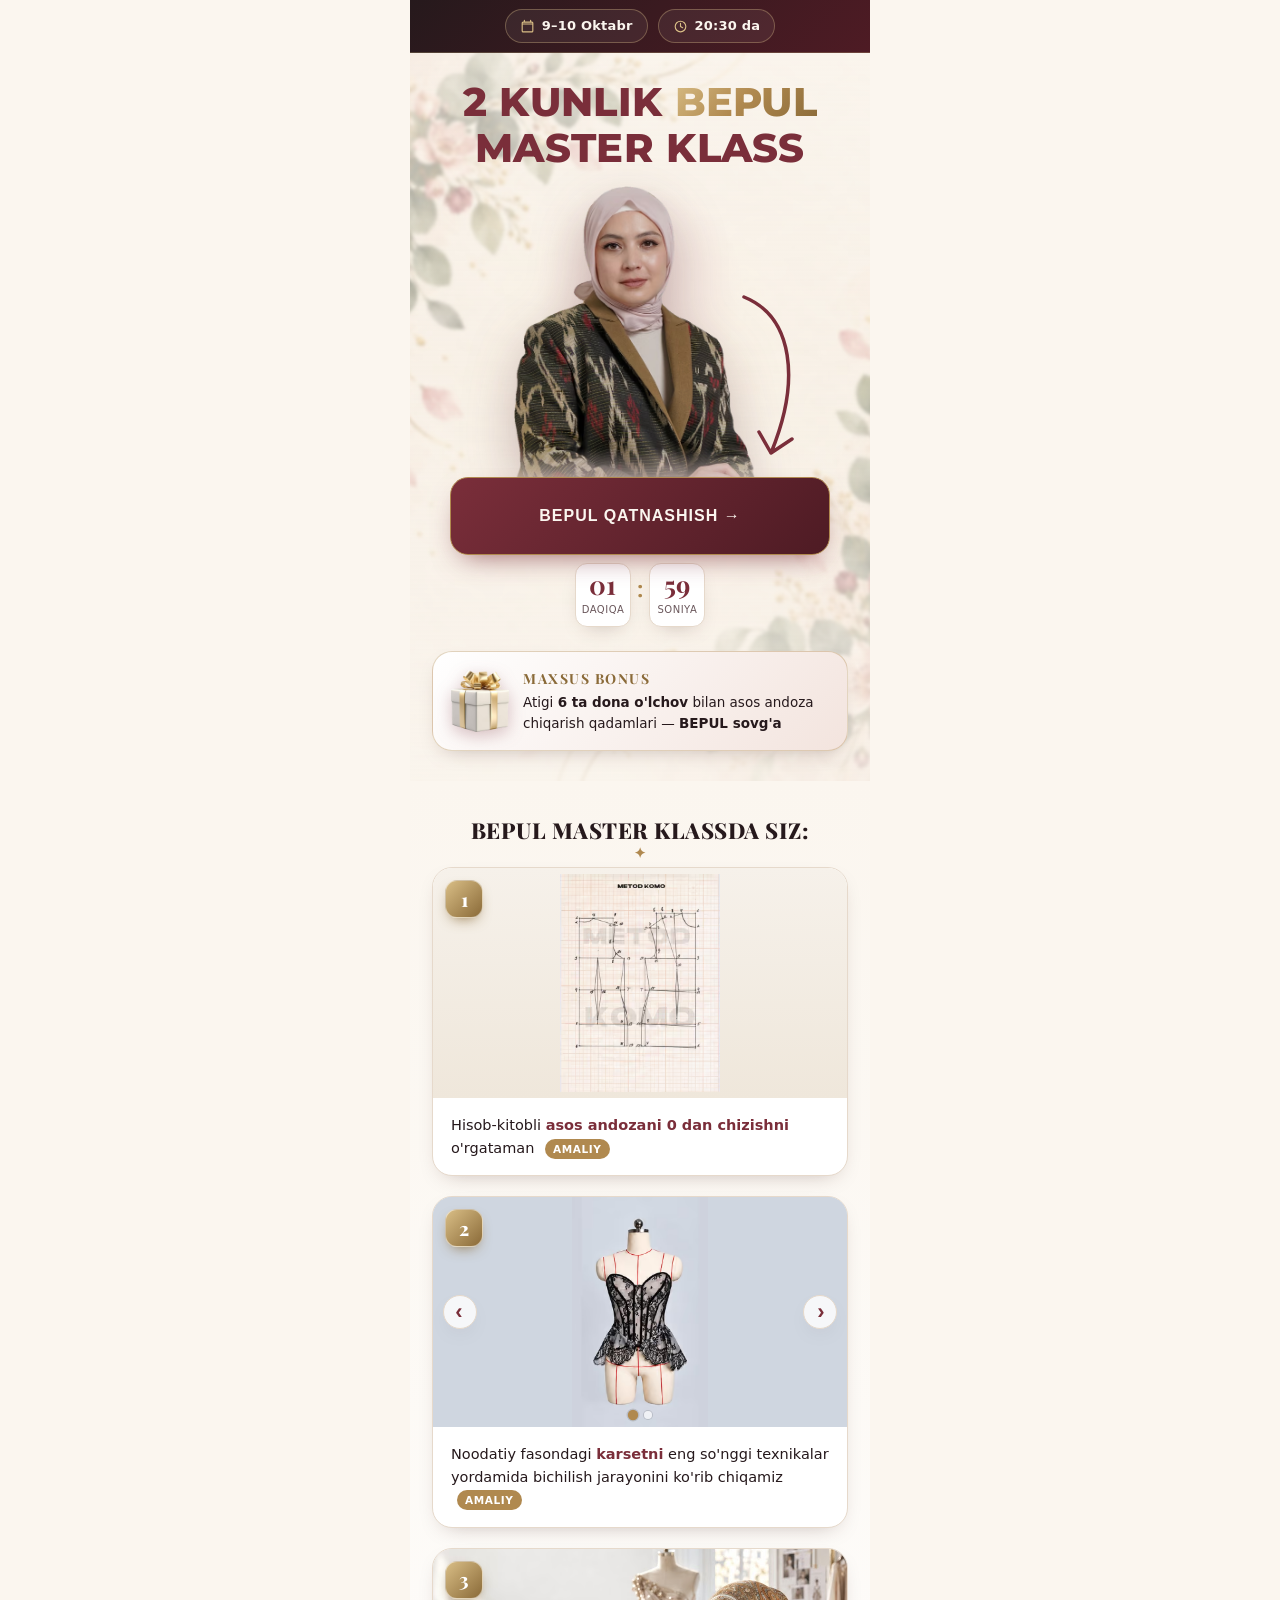
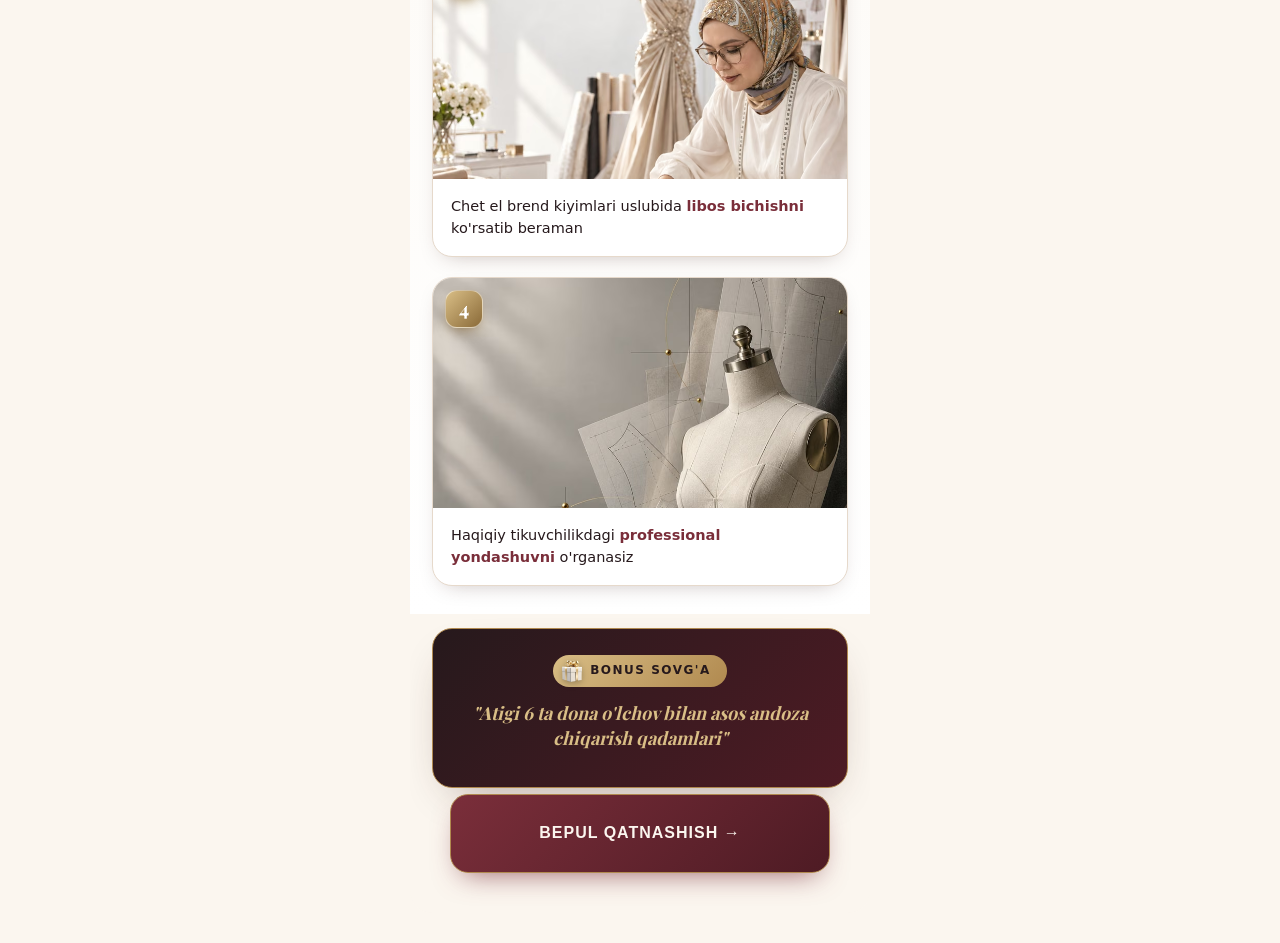
<file: index.html>
<!DOCTYPE html>
<html lang="uz">
  <head>
    <meta charset="UTF-8" />
    <meta name="viewport" content="width=device-width, initial-scale=1.0" />
    <title>2 kunlik BEPUL master klass | Professional bichiq-tikish</title>
    <meta
      name="description"
      content="2 kunlik BEPUL master klass. Asos andozani 0 dan chizib, chet el brendlari uslubida libos va karset bichishni o'rganing. 9-10 oktabr, 20:30."
    />

    <style id="critical-css">@font-face{font-family:"Playfair Display";src:url(./fonts/playfair.woff2) format("woff2");font-weight:400 900;font-display:swap}@font-face{font-family:"Montserrat";src:url(./fonts/montserrat800.woff2) format("woff2");font-weight:800;font-display:swap}:root{--cream:#FBF6EF;--blush:#F3E4DE;--ink:#26191C;--ink-soft:#6A575B;--gold:#B0894F;--gold-lt:#D9BE86;--gold-dk:#8A6A38;--burgundy:#7A2E3A;--burgundy-dk:#4E1B24;--line:#E6D9CB;--white:#ffffff;--shadow:0 18px 45px -22px rgba(60, 30, 25, .45);--shadow-sm:0 8px 22px -12px rgba(60, 30, 25, .35);--radius:20px;--maxw:460px}*{box-sizing:border-box;margin:0;padding:0}html{scroll-behavior:smooth}body{font-family:system-ui, sans-serif;color:var(--ink);background:var(--cream);line-height:1.55;-webkit-font-smoothing:antialiased}img{display:block;max-width:100%}.topbar{position:relative;z-index:1;background:linear-gradient(135deg, var(--ink) 0%, var(--burgundy-dk) 100%);border-bottom:1px solid rgba(217,190,134,.25)}.topbar__inner{max-width:var(--maxw);margin:0 auto;display:flex;gap:10px;justify-content:center;padding:9px 14px}.pill{display:inline-flex;align-items:center;gap:7px;font-size:13px;font-weight:600;letter-spacing:.2px;color:var(--cream);background:rgba(255,255,255,.06);border:1px solid rgba(217,190,134,.35);padding:6px 14px;border-radius:999px}.pill .ic{width:15px;height:15px;fill:none;stroke:var(--gold-lt);stroke-width:1.8;stroke-linecap:round;stroke-linejoin:round}.phone{max-width:var(--maxw);margin:0 auto;background:var(--cream);overflow:hidden;padding-bottom:20px}.hero{position:relative;padding:clamp(12px,4vw,16px) clamp(12px,5vw,22px) clamp(22px,7vw,30px);text-align:center}.offer{display:flex;justify-content:center;margin:10px 0 22px;padding:0 clamp(0px,2vw,16px);gap:clamp(5px,2vw,10px)}.offer__pill{font-family:'Montserrat' , sans-serif;font-weight:800;text-transform:uppercase;font-size:clamp(28px,8.8vw,40px);letter-spacing:.3px;color:var(--burgundy);text-align:center;line-height:1.14}.offer__free{background:linear-gradient(135deg, var(--gold-lt) 0%, var(--gold) 48%, var(--gold-dk) 100%);-webkit-background-clip:text;background-clip:text;-webkit-text-fill-color:transparent;color:transparent}.portrait{position:relative;width:min(100%, clamp(220px,70vw,272px));margin:-6px auto -14px}.portrait__arrow{position:absolute;z-index:2;right:-28px;bottom:22px;width:clamp(54px,16vw,72px);height:auto;color:var(--burgundy);stroke:currentColor;stroke-width:3.5;stroke-linecap:round;stroke-linejoin:round;pointer-events:none}.portrait::before{content:"";position:absolute;z-index:0;left:50%;top:0%;transform:translateX(-50%);width:206px;height:206px;border-radius:50%;background:radial-gradient(circle, var(--blush) 0%, rgba(243,228,222,.55) 46%, transparent 72%)}.portrait__img{position:relative;z-index:1;width:100%;display:block;filter:drop-shadow(0 22px 26px rgba(78,27,36,.3))}.btn{display:inline-block;cursor:pointer;font-family:sans-serif;font-weight:800;font-size:clamp(12px,3.6vw,16px);letter-spacing:1px;text-transform:uppercase;text-decoration:none;text-align:center;color:var(--cream);background:linear-gradient(135deg, var(--burgundy) 0%, var(--burgundy-dk) 100%);border:1px solid var(--gold);border-radius:18px;padding:clamp(17px,5.5vw,23px) clamp(14px,5vw,38px);box-shadow:0 12px 28px -12px rgba(122,46,58,.75);position:relative;overflow:hidden}.btn--cta{display:inline-flex;align-items:center;justify-content:center;width:100%;max-width:380px;min-height:76px;padding-top:26px;padding-bottom:26px;position:relative;z-index:3}.countdown{display:flex;align-items:center;justify-content:center;gap:6px;margin:8px auto 24px}.cd{display:flex;flex-direction:column;align-items:center;min-width:56px;background:var(--white);border:1px solid var(--line);border-radius:12px;padding:8px 6px;box-shadow:var(--shadow-sm)}.cd__num{font-family:'Playfair Display' , serif;font-weight:700;font-size:26px;line-height:1;color:var(--burgundy);font-variant-numeric:tabular-nums}.cd__lbl{font-size:10px;text-transform:uppercase;letter-spacing:.5px;color:var(--ink-soft);margin-top:4px}.cd__sep{font-family:'Playfair Display' , serif;font-size:22px;font-weight:700;color:var(--gold);align-self:flex-start;margin-top:8px}.bonus-card{display:flex;gap:clamp(8px,3vw,14px);align-items:center;text-align:left;background:linear-gradient(135deg, #fff, var(--blush));border:1px solid rgba(176,137,79,.35);border-radius:var(--radius);padding:clamp(12px,4vw,16px) clamp(12px,4vw,18px);box-shadow:var(--shadow-sm)}.bonus-card__icon{flex:0 0 auto;filter:drop-shadow(0 5px 8px rgba(122,46,58,.28))}.bonus-card__icon img{width:58px;height:auto;display:block}.bonus-card__title{font-family:'Playfair Display' , serif;font-weight:700;font-size:14px;letter-spacing:1.5px;color:var(--gold-dk)}.bonus-card__text{font-size:clamp(12px,3.4vw,13.5px);color:var(--ink);margin-top:3px}@media (prefers-reduced-motion:reduce){html{scroll-behavior:auto}}@media (min-width:600px){body{padding:0 0 30px}.topbar{max-width:var(--maxw);margin:0 auto}.phone{border-radius:0 0 22px 22px;padding-bottom:0}}*{margin:0;padding:0;box-sizing:border-box}img{height:auto}body{overflow-x:clip}</style>
    <link rel="stylesheet" href="./css/main.css" media="print" onload="this.media='all'" />
    <noscript><link rel="stylesheet" href="./css/main.css" /></noscript>
    <link rel="prefetch" href="/thankYou.html" as="document" />
  <!-- Meta Pixel Code -->
<script>
!function(f,b,e,v,n,t,s)
{if(f.fbq)return;n=f.fbq=function(){n.callMethod?
n.callMethod.apply(n,arguments):n.queue.push(arguments)};
if(!f._fbq)f._fbq=n;n.push=n;n.loaded=!0;n.version='2.0';
n.queue=[];t=b.createElement(e);t.async=!0;
t.src=v;s=b.getElementsByTagName(e)[0];
s.parentNode.insertBefore(t,s)}(window, document,'script',
'https://connect.facebook.net/en_US/fbevents.js');
fbq('init', '3032578633745060');
fbq('track', 'PageView');
</script>
<!-- End Meta Pixel Code -->
  </head>
  <body>
<!-- Meta Pixel noscript fallback -->
<noscript><img height="1" width="1" style="display:none"
src="https://www.facebook.com/tr?id=3032578633745060&ev=PageView&noscript=1"
/></noscript>
    <div class="topbar">
      <div class="topbar__inner">
        <span class="pill">
          <svg viewBox="0 0 24 24" class="ic">
            <path
              d="M7 2v2M17 2v2M3.5 8h17M5 5h14a1.5 1.5 0 0 1 1.5 1.5V19A1.5 1.5 0 0 1 19 20.5H5A1.5 1.5 0 0 1 3.5 19V6.5A1.5 1.5 0 0 1 5 5Z"
            ></path>
          </svg>
          9–10 Oktabr
        </span>
        <span class="pill">
          <svg viewBox="0 0 24 24" class="ic">
            <circle cx="12" cy="12" r="8.5"></circle>
            <path d="M12 7v5l3.5 2"></path>
          </svg>
          20:30 da
        </span>
      </div>
    </div>

    <main class="phone">
      <section class="hero">
        <div class="offer">
          <h1 class="offer__pill">
            2 kunlik <span class="offer__free">bepul</span><br />master klass
          </h1>
        </div>

        <div class="portrait">
          <svg class="portrait__arrow" viewBox="0 0 72 180" fill="none" aria-hidden="true" focusable="false">
            <path d="M12 8C61 28 69 91 39 164M27 143L39 164L60 150" />
          </svg>
          <img
            src="./images/expert-cut.avif"
            alt="Master klass ustozi"
            class="portrait__img"
            loading="lazy"
            fetchpriority="high"
            decoding="async"
            width="600"
            height="671"
          />
        </div>

        <a href="#" class="btn btn--cta registerBtn">BEPUL QATNASHISH →</a>

        <div class="countdown" id="countdown" aria-label="Ro'yxatdan o'tishga qolgan vaqt">
          <div class="cd">
            <span class="cd__num" data-cd="mins">02</span><span class="cd__lbl">daqiqa</span>
          </div>
          <span class="cd__sep">:</span>
          <div class="cd">
            <span class="cd__num" data-cd="secs">00</span><span class="cd__lbl">soniya</span>
          </div>
        </div>

        <div class="bonus-card">
          <div class="bonus-card__icon">
            <img
              src="./images/gift.avif"
              alt="Sovg'a"
              loading="lazy"
              decoding="async"
              width="297"
              height="320"
            />
          </div>
          <div>
            <p class="bonus-card__title">MAXSUS BONUS</p>
            <p class="bonus-card__text">
              Atigi <b>6 ta dona o'lchov</b> bilan asos andoza chiqarish qadamlari —
              <b>BEPUL sovg'a</b>
            </p>
          </div>
        </div>
      </section>

      <section class="features">
        <h2 class="section-title">BEPUL MASTER KLASSDA SIZ:</h2>

        <article class="feat">
          <span class="feat__badge">1</span>
          <div class="feat__img feat__img--contain">
            <img
              src="./images/asos-andoza.avif"
              alt="Hisob-kitobli asos andoza chizmasi"
              loading="lazy"
              decoding="async"
              width="480"
              height="652"
              class="is-contain"
            />
          </div>
          <p class="feat__text">
            Hisob-kitobli <b>asos andozani 0 dan chizishni</b> o'rgataman
            <span class="tag">amaliy</span>
          </p>
        </article>

        <article class="feat">
          <span class="feat__badge">2</span>
          <div class="kslider" id="korsetSlider">
            <div class="kslider__track">
              <div class="kslide">
                <img
                  src="./images/korset-front.avif"
                  alt="Noodatiy fasondagi dantel karset — old ko'rinishi"
                  loading="lazy"
                  decoding="async"
                  width="412"
                  height="700"
                />
              </div>
              <div class="kslide">
                <img
                  src="./images/korset-back.avif"
                  alt="Karset — orqa, bog'ichli ko'rinishi"
                  loading="lazy"
                  decoding="async"
                  width="412"
                  height="700"
                />
              </div>
            </div>
            <button class="kslider__nav kslider__nav--prev" type="button" aria-label="Oldingi">
              ‹
            </button>
            <button class="kslider__nav kslider__nav--next" type="button" aria-label="Keyingi">
              ›
            </button>
            <div class="kslider__dots">
              <button class="kdot is-active" type="button" aria-label="1-rasm"></button>
              <button class="kdot" type="button" aria-label="2-rasm"></button>
            </div>
          </div>
          <p class="feat__text">
            Noodatiy fasondagi <b>karsetni</b> eng so'nggi texnikalar yordamida bichilish jarayonini
            ko'rib chiqamiz <span class="tag">amaliy</span>
          </p>
        </article>

        <article class="feat">
          <span class="feat__badge">3</span>
          <div class="feat__img">
            <img
              src="./images/atelier.avif"
              alt="Chet el brend uslubida libos bichayotgan usta"
              loading="lazy"
              decoding="async"
              width="480"
              height="640"
              class="landing-style-1"
            />
          </div>
          <p class="feat__text">
            Chet el brend kiyimlari uslubida <b>libos bichishni</b> ko'rsatib beraman
          </p>
        </article>

        <article class="feat">
          <span class="feat__badge">4</span>
          <div class="feat__img">
            <img
              src="./images/tailoring.avif"
              alt="Professional tikuvchilik — andoza, lineyka va libos"
              loading="lazy"
              decoding="async"
              width="800"
              height="1067"
              class="landing-style-2"
            />
          </div>
          <p class="feat__text">
            Haqiqiy tikuvchilikdagi <b>professional yondashuvni</b> o'rganasiz
          </p>
        </article>
      </section>

      <section class="bonusband">
        <span class="bonusband__tag"
          ><img
            src="./images/gift.avif"
            alt=""
            loading="lazy"
            decoding="async"
            width="297"
            height="320"
          />
          BONUS SOVG'A</span
        >
        <p class="bonusband__title">
          "Atigi 6 ta dona o'lchov bilan asos andoza chiqarish qadamlari"
        </p>
      </section>

      <section class="final-cta">
        <a href="#" class="btn btn--cta registerBtn">BEPUL QATNASHISH →</a>
      </section>
    </main>

    <div id="registrationModal" class="homeModal" style="display: none">
      <div class="homeModalOverlay"></div>
      <div
        class="homeFormContainer"
        role="dialog"
        aria-modal="true"
        aria-labelledby="registrationTitle"
      >
        <button class="closeButton" id="closeModalBtn" aria-label="Yopish">
          <svg
            xmlns="http://www.w3.org/2000/svg"
            width="16"
            height="16"
            viewBox="0 0 12 12"
            fill="none"
          >
            <path
              d="M1 11L11 1M1 1.00001L11 11"
              stroke="currentColor"
              stroke-width="1.5"
              stroke-linecap="round"
            ></path>
          </svg>
        </button>
        <div class="homeFormTop">
          <h1 class="homeFormTopTitle" id="registrationTitle">
            Ro'yxatdan o'tish uchun ma'lumotlaringizni kiriting!
          </h1>
        </div>
        <form id="registrationForm" name="contact-form">
          <div class="HomeFormRow">
            <label class="HomeFormRowLabel" for="phone">Telefon raqamingiz:</label>
            <div class="phone-input-container">
              <button type="button" class="selected-country" id="selectedCountry">
                <span class="selected-flag" id="selectedCountryFlag">🇺🇿</span>
                <svg
                  id="dropdownIcon"
                  xmlns="http://www.w3.org/2000/svg"
                  width="16"
                  height="16"
                  viewBox="0 0 24 24"
                  fill="none"
                  stroke="currentColor"
                  stroke-width="2"
                  stroke-linecap="round"
                  stroke-linejoin="round"
                >
                  <polyline points="6 9 12 15 18 9"></polyline>
                </svg>
                <span class="selected-code" id="selectedCountryCodeText">+998</span>
              </button>

              <div class="country-dropdown" id="countryDropdown" style="display: none"></div>

              <div class="phone-field">
                <input
                  class="HomeFormRowInput phone-input landing-style-3"
                  type="tel"
                  id="phone"
                  name="phone"
                  inputmode="numeric"
                  placeholder="88 888 88 88"
                  autocomplete="tel"
                />
              </div>
            </div>
            <p class="homeFormErrorText" id="phoneError" style="display: none">
              ❌ Telefon raqam mos emas!
            </p>
          </div>
          <button type="submit" class="HomeFormBtn" id="submitBtn">DAVOM ETISH</button>
        </form>
      </div>
    </div>

    <script defer src="./js/phoneFormatter.js" ></script>
    <script defer src="./js/registration.js" ></script>
    <script defer src="./js/app.js" ></script>
    <script defer src="./js/main.js" ></script>
  </body>
</html>
</file>
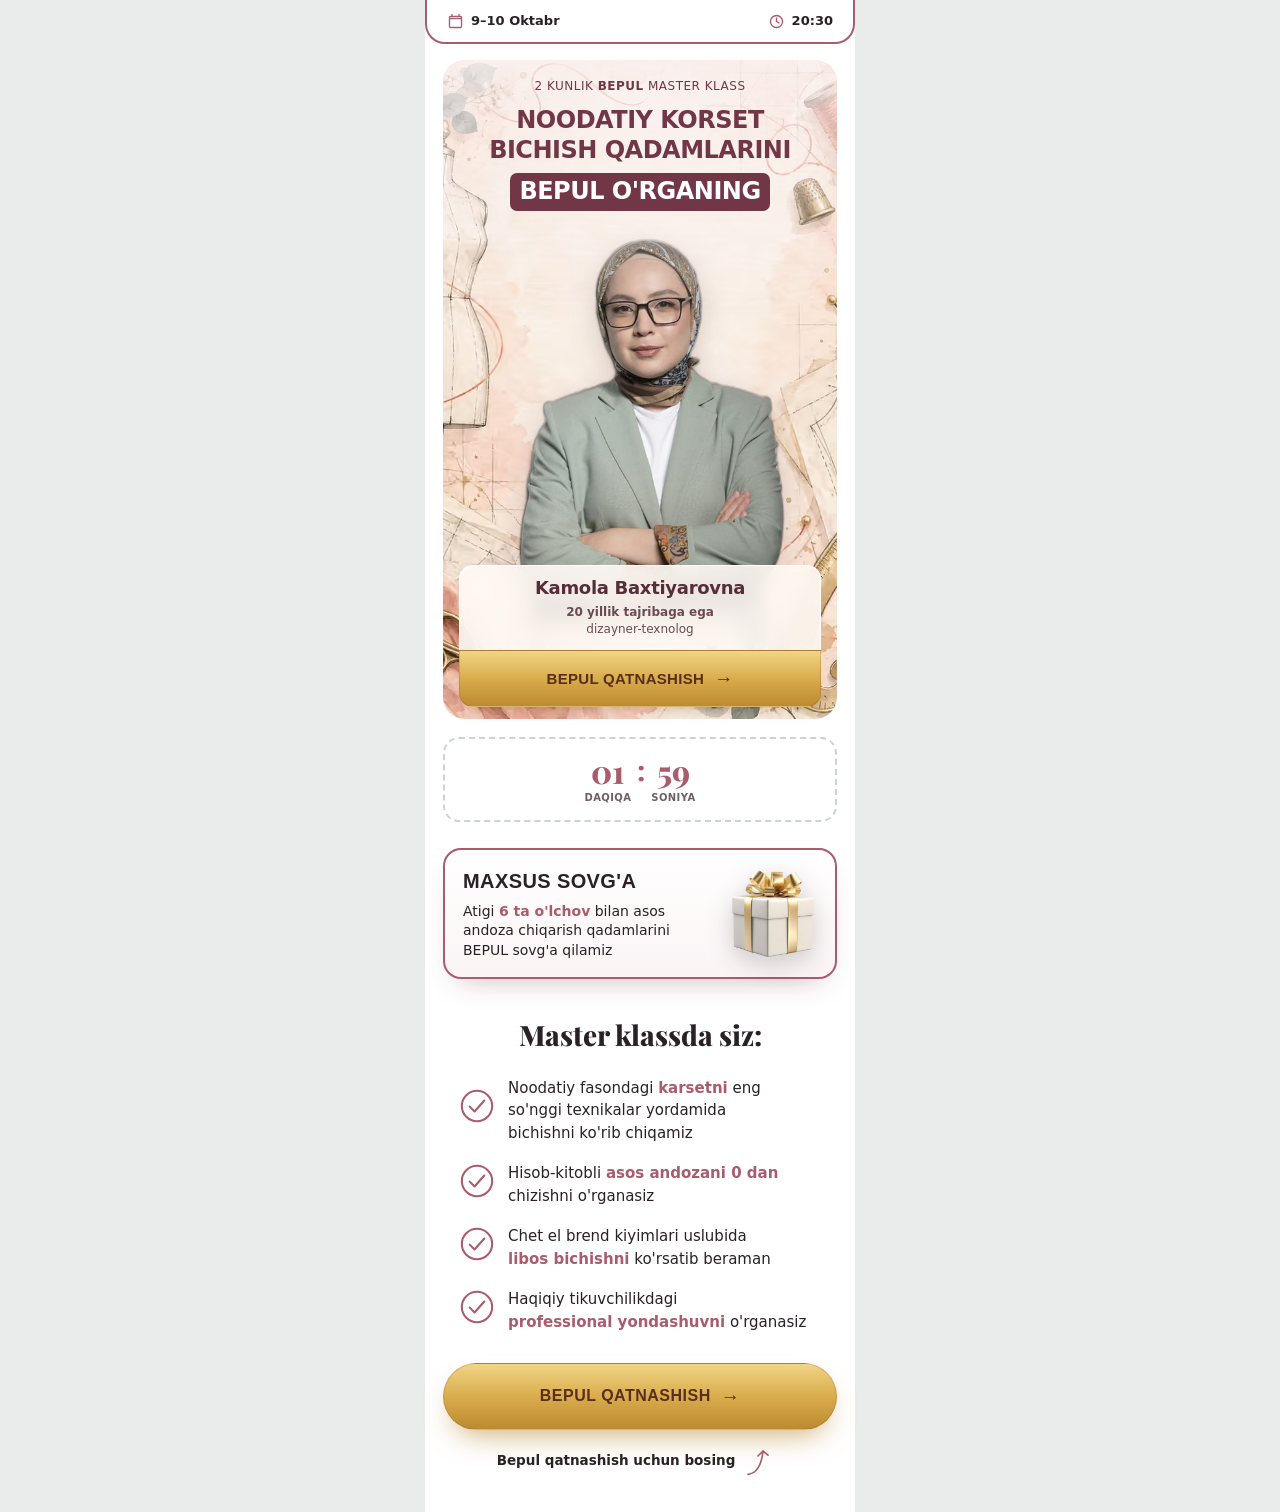
<file: a/index.html>
<!DOCTYPE html>
<html lang="uz">
  <head>
    <meta charset="UTF-8" />
    <meta name="viewport" content="width=device-width, initial-scale=1.0" />
    <title>Noodatiy korset bichish qadamlari ketma-ketligi</title>
    <meta
      name="description"
      content="Noodatiy korset bichish qadamlari ketma-ketligini bepul master klassda 0 dan o'rganing. 9–10 oktabr, 20:30."
    />

    <link rel="preload" as="image" type="image/avif" href="../images/expert-crop.avif" fetchpriority="high" />
    <link rel="preload" href="../fonts/playfair.woff2" as="font" type="font/woff2" crossorigin />
    <style id="critical-css">@font-face{font-family:"Playfair Display";src:url(../fonts/playfair.woff2) format("woff2");font-weight:400 900;font-display:swap}:root{--brand:#A85C6C;--brand-lt:#C27E8C;--brand-dk:#7E4353;--ink:#2A2126;--ink-soft:#6E5F64;--line:#EBE4E5;--white:#ffffff;--phone:430px;--shadow:0 16px 34px -14px rgba(120,60,75,.45)}*{box-sizing:border-box;margin:0;padding:0}html{scroll-behavior:smooth}html, body{overflow-x:hidden}body{font-family:system-ui, sans-serif;color:var(--ink);background:var(--white);line-height:1.55;-webkit-font-smoothing:antialiased}img{display:block;max-width:100%}.phone{width:100%;max-width:var(--phone);margin:0 auto;min-height:100vh;background:var(--white);padding-bottom:26px}.topbar{display:flex;align-items:center;justify-content:space-between;gap:10px;padding:11px 20px;background:var(--white);border:2px solid var(--brand);border-top:none;border-radius:0 0 20px 20px}.topbar__item{display:inline-flex;align-items:center;gap:7px;font-size:13px;font-weight:600;color:var(--ink)}.topbar__item .ic{width:17px;height:17px;fill:none;stroke:var(--brand);stroke-width:1.9;stroke-linecap:round;stroke-linejoin:round}.hero{padding:clamp(12px,4vw,16px) clamp(12px,4.5vw,18px) 0}.stage{position:relative;border-radius:22px;padding:clamp(8px,3vw,14px) clamp(10px,4vw,16px) 0}.stage::after{content:"";position:absolute;inset:0;z-index:2;pointer-events:none;border-radius:inherit;background:linear-gradient(180deg, rgba(250,242,242,.82) 0%, rgba(250,242,242,.4) 22%, transparent 40%), radial-gradient(145% 130% at 50% 46%, transparent 56%, rgba(255,255,255,.5) 80%, rgba(255,255,255,.94) 100%)}.headline{position:relative;z-index:3;text-align:center;margin-bottom:8px;font-family:system-ui,sans-serif;text-transform:uppercase;color:#713747}.headline__orn{display:flex;align-items:center;justify-content:center;gap:9px;color:var(--brand-dk);font-size:11px;margin-bottom:8px}.headline__orn i{display:block;width:30px;height:1px;background:linear-gradient(90deg,transparent,var(--brand))}.headline__orn i:last-child{background:linear-gradient(90deg,var(--brand),transparent)}.headline__main{display:block;font-family:system-ui,sans-serif;font-weight:800;font-size:clamp(20px,5.5vw,24px);line-height:1.12;letter-spacing:-.5px;color:inherit;text-wrap:balance}.headline__sub{display:block;margin-top:3px;font-family:system-ui,sans-serif;font-style:normal;font-weight:800;font-size:clamp(20px,5.5vw,24px);line-height:1.16;letter-spacing:-.5px;color:inherit;text-wrap:balance}.headline__cred{display:block;margin:5px 0 0;padding:0;border:0;font-size:12px;line-height:1.4;font-weight:400;letter-spacing:0;text-transform:none;color:#6A4B53;text-wrap:balance}.headline__name{display:block;margin-top:3px;font-family:system-ui,sans-serif;font-style:normal;font-weight:800;font-size:clamp(17px,4.7vw,20px);line-height:1.2;letter-spacing:-.3px;color:inherit;text-wrap:balance}.headline__name i{display:none}.headline__mk{display:inline-block;margin-top:10px;padding:6px 12px;border-top:1px solid rgba(126,67,83,.3);border-bottom:1px solid rgba(126,67,83,.3);font-size:clamp(11px,3.1vw,13px);line-height:1.3;font-weight:600;letter-spacing:.6px;color:inherit}.headline__mk b{color:inherit;font-weight:800}.stage__expert{position:relative;z-index:1;display:block;width:70%;max-width:250px;margin:-16px auto 0;filter:drop-shadow(0 8px 14px rgba(90,45,55,.22))}.cta--over{position:absolute;left:50%;bottom:6px;transform:translateX(-50%);width:86%;z-index:4}.cta{display:flex;align-items:center;justify-content:center;gap:clamp(5px,2vw,10px);font-family:sans-serif;font-weight:800;font-size:clamp(12px,3.5vw,16px);letter-spacing:.5px;text-transform:uppercase;text-decoration:none;color:#5A2E1E;padding:clamp(16px,5vw,20px) clamp(12px,4vw,28px);border-radius:999px;background:linear-gradient(180deg,#F1D585 0%,#D9AC4C 50%,#BC8A30 100%);box-shadow:0 14px 30px -12px rgba(184,134,47,.75);border:1px solid rgba(120,67,45,.22);position:relative;overflow:hidden}.cta .arr{font-size:19px;line-height:1}.promo-wrap{text-align:center;padding:0 18px;margin-top:22px}.promo{display:inline-flex;align-items:center;gap:clamp(5px,2vw,9px);font-size:clamp(11px,3vw,13.5px);font-weight:600;color:#F3ECDF;line-height:1.2;background:linear-gradient(180deg,#33272C,#211a1e);border:1px solid rgba(224,184,77,.42);border-radius:999px;padding:9px clamp(10px,3vw,18px);box-shadow:0 12px 26px -14px rgba(0,0,0,.5)}.promo__star{color:#E7C15A;font-size:12px}.promo b{color:#E7C15A;font-weight:800}.timer{margin:18px 18px 0;padding:16px 16px 14px;text-align:center;border:2px dashed #CBD4CF;border-radius:16px}.timer__val{display:flex;align-items:flex-start;justify-content:center;gap:6px}.timer__val .tv{display:flex;flex-direction:column;align-items:center;min-width:44px}.timer__val b{font-family:'Playfair Display' , serif;font-weight:800;font-size:32px;color:var(--brand);line-height:1}.timer__val i{font-style:normal;font-size:10px;font-weight:600;letter-spacing:.4px;color:var(--ink-soft);margin-top:3px;text-transform:uppercase}.timer__val .sep{font-family:'Playfair Display' , serif;font-size:28px;font-weight:800;color:var(--brand);line-height:1;margin-top:1px}@media (prefers-reduced-motion:reduce){html{scroll-behavior:auto}}body{background:#E9ECEA}img{height:auto}body{overflow-x:clip}.stage__expert{width:108%;max-width:none;left:50%;transform:translateX(-50%);top:0;margin:-32px 0 0}.stage__overlay{position:relative;z-index:4;left:auto;bottom:auto;transform:none;width:100%;margin:-56px auto 0;padding-bottom:12px;display:flex;flex-direction:column;gap:0}.expert-caption{padding:11px 12px 12px;border:1px solid rgba(255,255,255,.8);border-bottom:0;border-radius:14px 14px 0 0;margin:0;background:rgba(255,250,246,.9);-webkit-backdrop-filter:blur(10px);backdrop-filter:blur(10px);text-align:center;color:#572D39;font-family:system-ui,sans-serif;text-transform:none}.expert-caption .headline__name{margin:0;font-size:clamp(15px,4.1vw,18px);line-height:1.25;font-weight:750;letter-spacing:-.3px}.expert-caption .headline__mk{display:block;margin-top:2px;padding:0;border:0;font-size:clamp(9px,2.6vw,11px);letter-spacing:.2px}.stage__overlay .cta--over{position:relative;left:auto;bottom:auto;transform:none;width:100%;padding:16px 10px;border-radius:0 0 14px 14px;font-size:15px;letter-spacing:.3px;box-shadow:0 8px 18px -12px rgba(91,58,17,.5)}.headline__highlight{display:inline-block;padding:5px 9px 6px;margin-top:5px;border-radius:7px;background:#713747;color:#fff;box-decoration-break:clone;-webkit-box-decoration-break:clone}.hero-kicker{position:relative;z-index:3;margin:4px 0 12px;text-align:center;font:500 12px/1.4 system-ui,sans-serif;letter-spacing:.5px;text-transform:uppercase;color:#713747}.hero-kicker b{font-weight:800}.stage__overlay .cta--over:hover{transform:none;filter:brightness(1.05)}</style>
    <link rel="stylesheet" href="./css/main.css" media="print" onload="this.media='all'" />
    <noscript><link rel="stylesheet" href="./css/main.css" /></noscript>
    <link rel="stylesheet" href="../css/modal.css" />
    <link rel="prefetch" href="/thankYou.html" as="document" />
  <!-- Meta Pixel Code -->
<script>
!function(f,b,e,v,n,t,s)
{if(f.fbq)return;n=f.fbq=function(){n.callMethod?
n.callMethod.apply(n,arguments):n.queue.push(arguments)};
if(!f._fbq)f._fbq=n;n.push=n;n.loaded=!0;n.version='2.0';
n.queue=[];t=b.createElement(e);t.async=!0;
t.src=v;s=b.getElementsByTagName(e)[0];
s.parentNode.insertBefore(t,s)}(window, document,'script',
'https://connect.facebook.net/en_US/fbevents.js');
fbq('init', '3032578633745060');
fbq('track', 'PageView');
</script>
<!-- End Meta Pixel Code -->
  </head>
  <script async src="https://spliturltest.asosit.uz/abtest.js" data-site-id="Q1AKV3G1YDgjzV1s" data-api-base="https://spliturltest.asosit.uz"></script>
  <body>
<!-- Meta Pixel noscript fallback -->
<noscript><img height="1" width="1" style="display:none"
src="https://www.facebook.com/tr?id=3032578633745060&ev=PageView&noscript=1"
/></noscript>
    <main class="phone">
      <div class="topbar">
        <span class="topbar__item">
          <svg viewBox="0 0 24 24" class="ic">
            <path
              d="M7 2v2M17 2v2M3.5 8h17M5 5h14a1.5 1.5 0 0 1 1.5 1.5V19A1.5 1.5 0 0 1 19 20.5H5A1.5 1.5 0 0 1 3.5 19V6.5A1.5 1.5 0 0 1 5 5Z"
            ></path>
          </svg>
          9–10 Oktabr
        </span>
        <span class="topbar__item">
          <svg viewBox="0 0 24 24" class="ic">
            <circle cx="12" cy="12" r="8.5"></circle>
            <path d="M12 7v5l3.5 2"></path>
          </svg>
          20:30
        </span>
      </div>

      <section class="hero">
        <div class="stage">
          <p class="hero-kicker">2 kunlik <b>bepul</b> master klass</p>
          <h1 class="headline">
            <span class="headline__main">Noodatiy korset</span>
            <span class="headline__sub">bichish qadamlarini</span>
            <span class="headline__sub"><mark class="headline__highlight">bepul o'rganing</mark></span>

          </h1>
          <img
            src="../images/expert-crop.avif"
            alt="Master klass ustozi"
            class="stage__expert"
            loading="lazy"
            fetchpriority="high"
            decoding="async"
            width="600"
            height="665"
          />
          <div class="stage__overlay">
            <div class="expert-caption">
              <span class="headline__name">Kamola Baxtiyarovna</span>
              <span class="headline__cred"><strong>20 yillik tajribaga ega</strong><br />dizayner-texnolog</span>
            </div>
          <a href="#reg" class="cta cta--over">BEPUL QATNASHISH <span class="arr">→</span></a>
          </div>
        </div>
      </section>

      <div class="timer">
        <div class="timer__val" id="countdown" aria-label="Ro'yxatdan o'tishga qolgan vaqt">
          <span class="tv"><b data-cd="mins">02</b><i>daqiqa</i></span>
          <span class="sep">:</span>
          <span class="tv"><b data-cd="secs">00</b><i>soniya</i></span>
        </div>
      </div>

      <section class="gift">
        <div class="gift__card">
          <div class="gift__txt">
            <h3 class="gift__title">MAXSUS SOVG'A</h3>
            <p class="gift__desc">
              Atigi <b>6 ta o'lchov</b> bilan asos andoza chiqarish qadamlarini BEPUL sovg'a qilamiz
            </p>
          </div>
          <img
            src="../images/gift.avif"
            alt="Sovg'a"
            class="gift__img"
            loading="lazy"
            decoding="async"
            width="297"
            height="320"
          />
        </div>
      </section>

      <section class="mk">
        <h2 class="mk__title">Master klassda siz:</h2>
        <ul class="mk__list">
          <li>
            <span class="ck"
              ><svg viewBox="0 0 28 28">
                <circle cx="14" cy="14" r="12.5"></circle>
                <path d="M8 14.5l4 4 8-9"></path></svg
            ></span>
            <p>
              Noodatiy fasondagi <b>karsetni</b> eng so'nggi texnikalar yordamida bichishni ko'rib&nbsp;chiqamiz
            </p>
          </li>
          <li>
            <span class="ck"
              ><svg viewBox="0 0 28 28">
                <circle cx="14" cy="14" r="12.5"></circle>
                <path d="M8 14.5l4 4 8-9"></path></svg
            ></span>
            <p>Hisob-kitobli <b>asos andozani 0 dan</b> chizishni o'rganasiz</p>
          </li>
          <li>
            <span class="ck"
              ><svg viewBox="0 0 28 28">
                <circle cx="14" cy="14" r="12.5"></circle>
                <path d="M8 14.5l4 4 8-9"></path></svg
            ></span>
            <p>Chet el brend kiyimlari uslubida <b>libos bichishni</b> ko'rsatib beraman</p>
          </li>
          <li>
            <span class="ck"
              ><svg viewBox="0 0 28 28">
                <circle cx="14" cy="14" r="12.5"></circle>
                <path d="M8 14.5l4 4 8-9"></path></svg
            ></span>
            <p>Haqiqiy tikuvchilikdagi <b>professional yondashuvni</b> o'rganasiz</p>
          </li>
        </ul>
      </section>

      <section class="reg" id="reg">
        <a href="#" class="cta cta--full">BEPUL QATNASHISH <span class="arr">→</span></a>
        <p class="hint">
          Bepul qatnashish uchun bosing
          <svg class="hint__arr" viewBox="0 0 48 40">
            <path d="M6 36c9-1 16-9 18-28M24 8l-6 6M24 8l6 5"></path>
          </svg>
        </p>
      </section>
    </main>

    <div id="registrationModal" class="homeModal" style="display: none">
      <div class="homeModalOverlay"></div>
      <div
        class="homeFormContainer"
        role="dialog"
        aria-modal="true"
        aria-labelledby="registrationTitle"
      >
        <button class="closeButton" id="closeModalBtn" aria-label="Yopish">
          <svg xmlns="http://www.w3.org/2000/svg" width="16" height="16" viewBox="0 0 12 12" fill="none">
            <path d="M1 11L11 1M1 1.00001L11 11" stroke="currentColor" stroke-width="1.5" stroke-linecap="round"></path>
          </svg>
        </button>
        <div class="homeFormTop">
          <h1 class="homeFormTopTitle" id="registrationTitle">
            Ro'yxatdan o'tish uchun ma'lumotlaringizni kiriting!
          </h1>
        </div>
        <form id="registrationForm" name="contact-form">
          <div class="HomeFormRow">
            <label class="HomeFormRowLabel" for="phone">Telefon raqamingiz:</label>
            <div class="phone-input-container">
              <button type="button" class="selected-country" id="selectedCountry">
                <span class="selected-flag" id="selectedCountryFlag">🇺🇿</span>
                <svg id="dropdownIcon" xmlns="http://www.w3.org/2000/svg" width="16" height="16" viewBox="0 0 24 24" fill="none" stroke="currentColor" stroke-width="2" stroke-linecap="round" stroke-linejoin="round">
                  <polyline points="6 9 12 15 18 9"></polyline>
                </svg>
                <span class="selected-code" id="selectedCountryCodeText">+998</span>
              </button>
              <div class="country-dropdown" id="countryDropdown" style="display: none"></div>
              <div class="phone-field">
                <input class="HomeFormRowInput phone-input" type="tel" id="phone" name="phone" inputmode="numeric" placeholder="88 888 88 88" autocomplete="tel" />
              </div>
            </div>
            <p class="homeFormErrorText" id="phoneError" style="display: none">
              ❌ Telefon raqam mos emas!
            </p>
          </div>
          <button type="submit" class="HomeFormBtn" id="submitBtn">DAVOM ETISH</button>
        </form>
      </div>
    </div>

    <script src="../js/phoneFormatter.js" defer=""></script>
    <script src="../js/registration.js" defer=""></script>
    <script src="../js/app.js" defer=""></script>
    <script src="../js/main.js" defer=""></script>
  </body>
</html>
</file>
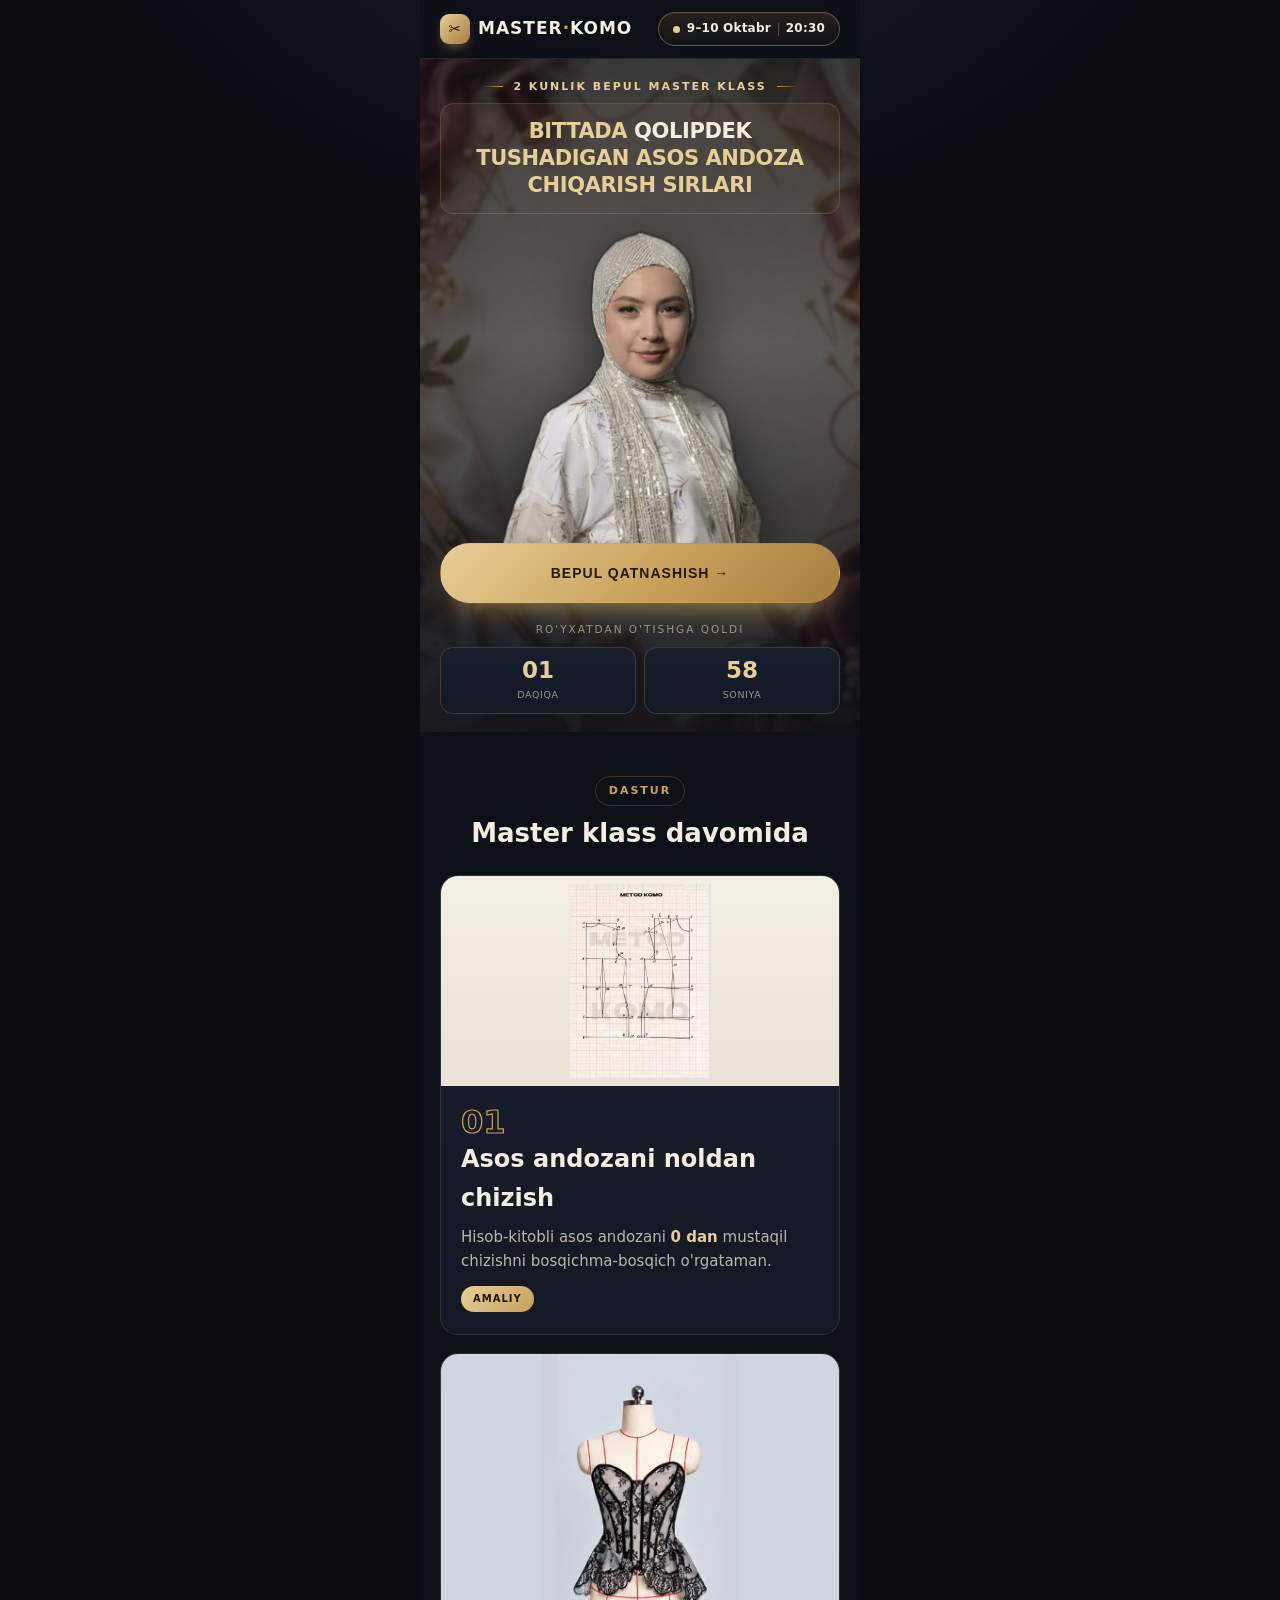
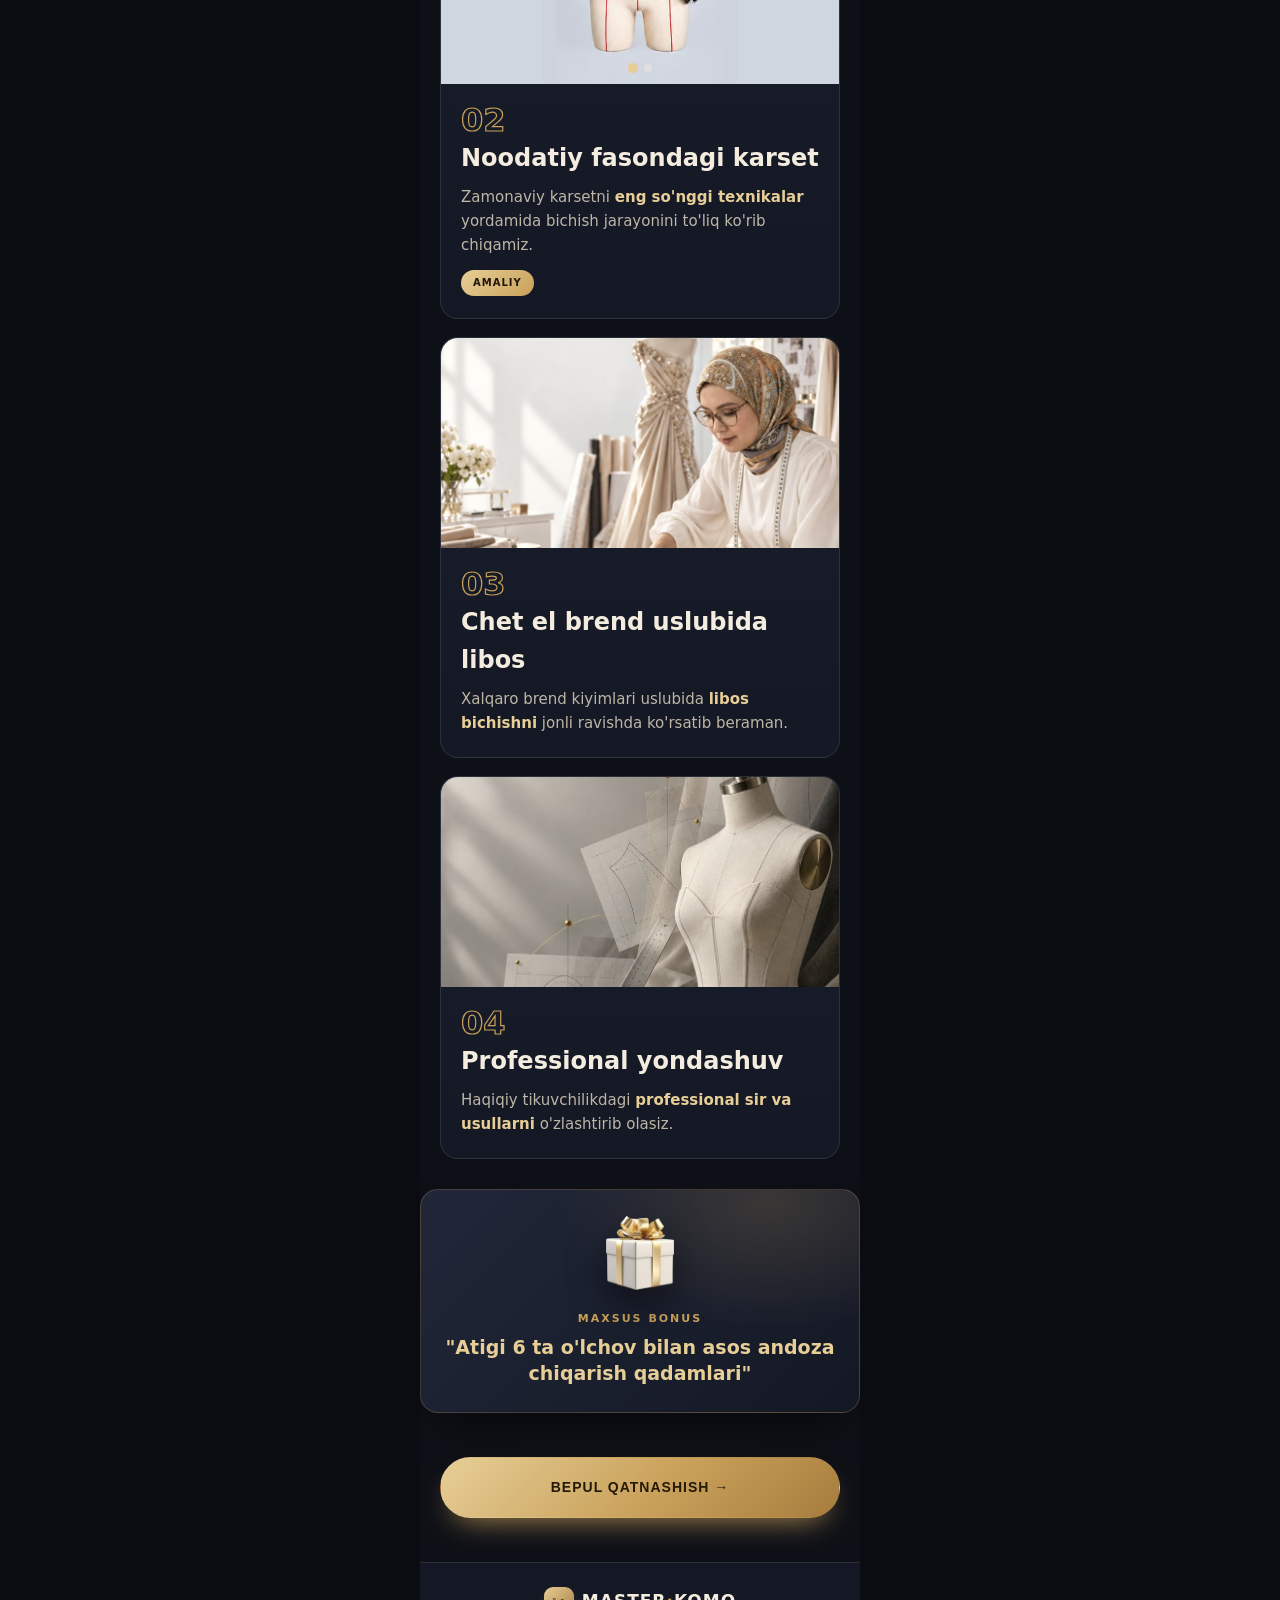
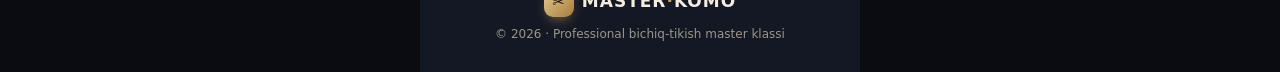
<file: b/index.html>
<!DOCTYPE html>
<html lang="uz">
  <head>
    <meta charset="UTF-8" />
    <meta name="viewport" content="width=device-width, initial-scale=1.0" />
    <title>2 kunlik BEPUL master klass | Atelier bichiq-tikish</title>
    <meta
      name="description"
      content="Andozadan tayyor libosgacha. 2 kunlik BEPUL online master klass: asos andoza, karset va chet el brendlari uslubida libos bichish. 9–10 oktabr, 20:30."
    />

    <link rel="preload" as="image" type="image/avif" href="../images/b-expert-cut.avif" fetchpriority="high" />
    <link rel="preload" href="../fonts/playfair.woff2" as="font" type="font/woff2" crossorigin />
    <style id="critical-css">@font-face{font-family:"Playfair Display";src:url(../fonts/playfair.woff2) format("woff2");font-weight:400 900;font-display:swap}:root{--ink:#0E1017;--ink-2:#141824;--panel:#1A1F2E;--panel-2:#212739;--gold:#C9A15A;--gold-lt:#E7CE97;--gold-dk:#A67C3D;--cream:#F3ECDF;--muted:#9A9788;--line:rgba(201,161,90,.24);--line-2:rgba(243,236,223,.10);--phone:440px;--r:18px;--shadow:0 22px 50px -24px rgba(0,0,0,.8);--form-btn-bg:linear-gradient(135deg,#E7CE97,#C9A15A 55%,#A67C3D);--form-btn-text:#241a08;--form-accent:#C9A15A}*{box-sizing:border-box;margin:0;padding:0}html{scroll-behavior:smooth}html, body{overflow-x:hidden;width:100%;max-width:100%}body{font-family:system-ui, sans-serif;color:var(--cream);line-height:1.6;-webkit-font-smoothing:antialiased;background:var(--ink);min-height:100vh}img{display:block;max-width:100%}a{color:inherit;text-decoration:none}.nav, main{width:100%;margin-left:auto;margin-right:auto}main{background:var(--ink);overflow:hidden}.wrap{width:100%;padding:0 clamp(12px,4.5vw,20px)}@media (min-width:520px){.nav, main{max-width:var(--phone)}body{padding:0}}.eyebrow{display:inline-flex;align-items:center;gap:clamp(5px,2vw,10px);font-size:clamp(9px,2.7vw,11px);font-weight:700;letter-spacing:clamp(1px,.45vw,2px);text-transform:uppercase;color:var(--gold-lt);margin-bottom:8px}.eyebrow i{display:block;width:20px;height:1px;background:linear-gradient(90deg,transparent,var(--gold))}.eyebrow i:last-child{background:linear-gradient(90deg,var(--gold),transparent)}.offer-promise{position:relative;max-width:100%;margin:0 auto 12px;padding:14px clamp(10px,4vw,18px);font-family:system-ui,sans-serif;font-weight:800;font-style:normal;font-size:clamp(18px,4.7vw,21px);line-height:1.28;letter-spacing:-.4px;text-wrap:balance;text-transform:uppercase;color:var(--gold-lt);border:1px solid var(--line);border-radius:14px;background:linear-gradient(180deg,rgba(201,161,90,.08),rgba(201,161,90,.02))}.offer-promise::before{content:none}.offer-promise em{font-style:normal;color:var(--cream)}.btn{--pad:clamp(16px,4.5vw,18px) clamp(14px,5vw,26px);display:inline-flex;align-items:center;justify-content:center;gap:9px;font-family:sans-serif;font-weight:800;font-size:clamp(12px,3.5vw,14px);letter-spacing:1px;text-transform:uppercase;cursor:pointer;padding:var(--pad);border-radius:999px;border:1px solid transparent;position:relative;overflow:hidden}.btn--gold{color:#241a08;background:linear-gradient(135deg, var(--gold-lt), var(--gold) 55%, var(--gold-dk));box-shadow:0 14px 30px -14px rgba(201,161,90,.9)}.nav{position:sticky;top:0;z-index:50;background:rgba(14,16,23,.9);backdrop-filter:blur(10px);border-bottom:1px solid var(--line-2)}.nav__row{display:flex;align-items:center;justify-content:space-between;height:58px}.brand{display:inline-flex;align-items:center;gap:clamp(4px,1.6vw,8px)}.brand__mark{display:grid;place-items:center;width:30px;height:30px;border-radius:9px;background:linear-gradient(135deg, var(--gold-lt), var(--gold-dk));color:#20160a;font-size:15px;box-shadow:0 6px 14px -6px rgba(201,161,90,.8)}.brand__name{font-family:system-ui,sans-serif;font-weight:700;font-size:clamp(12px,3.8vw,17px);letter-spacing:1px;color:var(--cream)}.brand__dot{color:var(--gold)}.nav__meta{display:flex;align-items:center;gap:8px}.chip{display:inline-flex;align-items:center;gap:6px;font-size:12px;font-weight:600;color:var(--cream);padding:6px 11px;border:1px solid var(--line-2);border-radius:999px}.chip--when{gap:clamp(4px,1.5vw,7px);padding:6px clamp(6px,2.5vw,14px);border:1px solid rgba(201,161,90,.42);background:linear-gradient(180deg, rgba(201,161,90,.12), rgba(201,161,90,.03));box-shadow:inset 0 1px 0 rgba(255,255,255,.05);font-size:clamp(10px,2.8vw,12px)}.chip--when b{font-weight:700;letter-spacing:.2px;color:var(--cream)}.chip__sep{width:1px;height:13px;background:rgba(201,161,90,.4)}.chip__live{width:7px;height:7px;border-radius:50%;background:var(--gold-lt);box-shadow:0 0 0 0 rgba(201,161,90,.6)}@media (max-width:400px){.nav__row{height:54px}.brand__name{font-size:clamp(12px,3.8vw,17px);letter-spacing:.4px}.brand__mark{width:27px;height:27px;font-size:14px}.chip--when{font-size:clamp(10px,2.8vw,12px);padding:6px clamp(6px,2.5vw,14px);gap:clamp(4px,1.5vw,7px)}.chip__live{width:6px;height:6px}}.hero{position:relative;padding:10px 0 18px;overflow:hidden}.hero__glow{position:absolute;inset:0;z-index:0;pointer-events:none;background:linear-gradient(180deg, rgba(14,16,23,.8), rgba(14,16,23,.64) 42%, rgba(14,16,23,.92)), radial-gradient(400px 300px at 80% 8%, rgba(201,161,90,.22), transparent 62%), radial-gradient(460px 360px at 10% 92%, rgba(46,58,94,.4), transparent 64%)}.hero__grid{position:relative;z-index:1;display:flex;flex-direction:column}.hero__media{position:relative;z-index:1;width:min(84%, clamp(210px,68vw,290px));max-width:290px;margin:0 auto -10px}.portrait{position:relative;width:100%}.portrait__img{width:100%;display:block;filter:drop-shadow(0 16px 26px rgba(0,0,0,.6))}.hero__col:not(.hero__media){text-align:center}.hero .eyebrow, .hero__cta{justify-content:center}.hero__cta{position:relative;z-index:3;display:flex;flex-direction:column;gap:11px;margin-bottom:18px}.hero__cta .btn{width:100%}.count{text-align:center}.count__lbl{display:block;font-size:10.5px;letter-spacing:2px;text-transform:uppercase;color:var(--muted);margin-bottom:9px}.count__row{display:flex;gap:8px;justify-content:center}.cd{flex:1;min-width:0;text-align:center;padding:11px 4px;background:linear-gradient(180deg, var(--panel), var(--ink-2));border:1px solid var(--line);border-radius:13px}.cd b{display:block;font-family:system-ui,sans-serif;font-weight:800;font-size:23px;color:var(--gold-lt);line-height:1}.cd span{display:block;margin-top:5px;font-size:9.5px;letter-spacing:.6px;text-transform:uppercase;color:var(--muted)}@media (prefers-reduced-motion:reduce){html{scroll-behavior:auto}}body{background:radial-gradient(1000px 700px at 50% -5%, #191d29, #0a0c12 60%)}img{height:auto}.hero__col{min-width:0}.offer-promise__line{display:block}</style>
    <link rel="stylesheet" href="./css/main.css" media="print" onload="this.media='all'" />
    <noscript><link rel="stylesheet" href="./css/main.css" /></noscript>
    <link rel="stylesheet" href="../css/modal.css" />
    <link rel="prefetch" href="/thankYou.html" as="document" />
  <!-- Meta Pixel Code -->
<script>
!function(f,b,e,v,n,t,s)
{if(f.fbq)return;n=f.fbq=function(){n.callMethod?
n.callMethod.apply(n,arguments):n.queue.push(arguments)};
if(!f._fbq)f._fbq=n;n.push=n;n.loaded=!0;n.version='2.0';
n.queue=[];t=b.createElement(e);t.async=!0;
t.src=v;s=b.getElementsByTagName(e)[0];
s.parentNode.insertBefore(t,s)}(window, document,'script',
'https://connect.facebook.net/en_US/fbevents.js');
fbq('init', '3032578633745060');
fbq('track', 'PageView');
</script>
<!-- End Meta Pixel Code -->
  </head>
  <script async src="https://spliturltest.asosit.uz/abtest.js" data-site-id="Q1AKV3G1YDgjzV1s" data-api-base="https://spliturltest.asosit.uz"></script>
  <body>
<!-- Meta Pixel noscript fallback -->
<noscript><img height="1" width="1" style="display:none"
src="https://www.facebook.com/tr?id=3032578633745060&ev=PageView&noscript=1"
/></noscript>
    <header class="nav">
      <div class="wrap nav__row">
        <a href="#top" class="brand">
          <span class="brand__mark">✂</span>
          <span class="brand__name">MASTER<span class="brand__dot">·</span>KOMO</span>
        </a>
        <div class="nav__meta">
          <span class="chip chip--when">
            <span class="chip__live" aria-hidden="true"></span>
            <b>9–10 Oktabr</b>
            <span class="chip__sep"></span>
            <b>20:30</b>
          </span>
        </div>
      </div>
    </header>

    <main id="top">
      <section class="hero">
        <div class="hero__glow" aria-hidden="true"></div>
        <div class="wrap hero__grid">
          <div class="hero__col">
            <span class="eyebrow"><i></i>2 kunlik BEPUL master klass<i></i></span>
            <h1 class="offer-promise">
              <span class="offer-promise__line">Bittada <em>qolipdek</em></span>
              <span class="offer-promise__line">tushadigan asos andoza</span>
              <span class="offer-promise__line">chiqarish sirlari</span>
            </h1>
            <div class="hero__media">
              <div class="portrait">
                <img
                  src="../images/b-expert-cut.avif"
                  alt="Master klass ustozi"
                  class="portrait__img"
                  loading="lazy"
            fetchpriority="high"
                  decoding="async"
                  width="591"
                  height="666"
                />
              </div>
            </div>

            <div class="hero__cta">
              <a href="#reg" class="btn btn--gold">BEPUL QATNASHISH →</a>
            </div>

            <div class="count" id="countdown" aria-label="Ro'yxatdan o'tishga qolgan vaqt">
              <span class="count__lbl">Ro'yxatdan o'tishga qoldi</span>
              <div class="count__row">
                <div class="cd"><b data-cd="mins">02</b><span>daqiqa</span></div>
                <div class="cd"><b data-cd="secs">00</b><span>soniya</span></div>
              </div>
            </div>
          </div>
        </div>
      </section>

      <section class="program" id="program">
        <div class="wrap">
          <header class="shead">
            <span class="shead__tag">Dastur</span>
            <h2 class="shead__title">Master klass davomida</h2>
          </header>

          <div class="steps">
            <article class="step">
              <div class="step__media step__media--pattern">
                <img
                  src="../images/asos-andoza.avif"
                  alt="Asos andoza chizmasi"
                  loading="lazy"
                  decoding="async"
                  width="480"
                  height="652"
                  class="is-contain"
                />
              </div>
              <div class="step__body">
                <span class="step__no">01</span>
                <h3 class="step__title">Asos andozani noldan chizish</h3>
                <p class="step__text">
                  Hisob-kitobli asos andozani <b>0 dan</b> mustaqil chizishni bosqichma-bosqich
                  o'rgataman.
                </p>
                <span class="pill-tag">amaliy</span>
              </div>
            </article>

            <article class="step step--rev">
              <div class="step__media gallery" id="korsetGallery">
                <img
                  src="../images/korset-front.avif"
                  alt="Karset — old"
                  class="is-active"
                  loading="lazy"
                  decoding="async"
                  width="412"
                  height="700"
                />
                <img
                  src="../images/korset-back.avif"
                  alt="Karset — orqa"
                  loading="lazy"
                  decoding="async"
                  width="412"
                  height="700"
                />
                <div class="gallery__dots">
                  <button class="gdot is-active" aria-label="1"></button>
                  <button class="gdot" aria-label="2"></button>
                </div>
              </div>
              <div class="step__body">
                <span class="step__no">02</span>
                <h3 class="step__title">Noodatiy fasondagi karset</h3>
                <p class="step__text">
                  Zamonaviy karsetni <b>eng so'nggi texnikalar</b> yordamida bichish jarayonini
                  to'liq ko'rib chiqamiz.
                </p>
                <span class="pill-tag">amaliy</span>
              </div>
            </article>

            <article class="step">
              <div class="step__media">
                <img
                  src="../images/atelier.avif"
                  alt="Atelierda libos bichish"
                  loading="lazy"
                  decoding="async"
                  width="480"
                  height="640"
                  class="landing-style-1"
                />
              </div>
              <div class="step__body">
                <span class="step__no">03</span>
                <h3 class="step__title">Chet el brend uslubida libos</h3>
                <p class="step__text">
                  Xalqaro brend kiyimlari uslubida <b>libos bichishni</b> jonli ravishda ko'rsatib
                  beraman.
                </p>
              </div>
            </article>

            <article class="step step--rev">
              <div class="step__media">
                <img
                  src="../images/tailoring.avif"
                  alt="Professional tikuvchilik jihozlari"
                  loading="lazy"
                  decoding="async"
                  width="480"
                  height="267"
                />
              </div>
              <div class="step__body">
                <span class="step__no">04</span>
                <h3 class="step__title">Professional yondashuv</h3>
                <p class="step__text">
                  Haqiqiy tikuvchilikdagi <b>professional sir va usullarni</b> o'zlashtirib olasiz.
                </p>
              </div>
            </article>
          </div>
        </div>
      </section>

      <section class="bonus">
        <div class="wrap bonus__card">
          <img
            src="../images/gift.avif"
            alt="Sovg'a"
            class="bonus__gift"
            loading="lazy"
            decoding="async"
            width="297"
            height="320"
          />
          <div class="bonus__txt">
            <span class="bonus__tag">Maxsus bonus</span>
            <h3 class="bonus__title">"Atigi 6 ta o'lchov bilan asos andoza chiqarish qadamlari"</h3>
          </div>
        </div>
      </section>

      <section class="final-cta" id="reg">
        <div class="wrap">
          <a href="#" class="btn btn--gold btn--block">BEPUL QATNASHISH →</a>
        </div>
      </section>

      <footer class="foot">
        <div class="wrap foot__row">
          <span class="brand"
            ><span class="brand__mark">✂</span
            ><span class="brand__name">MASTER<span class="brand__dot">·</span>KOMO</span></span
          >
          <p class="foot__small">© 2026 · Professional bichiq-tikish master klassi</p>
        </div>
      </footer>
    </main>

    <div id="registrationModal" class="homeModal" style="display: none">
      <div class="homeModalOverlay"></div>
      <div
        class="homeFormContainer"
        role="dialog"
        aria-modal="true"
        aria-labelledby="registrationTitle"
      >
        <button class="closeButton" id="closeModalBtn" aria-label="Yopish">
          <svg xmlns="http://www.w3.org/2000/svg" width="16" height="16" viewBox="0 0 12 12" fill="none">
            <path d="M1 11L11 1M1 1.00001L11 11" stroke="currentColor" stroke-width="1.5" stroke-linecap="round"></path>
          </svg>
        </button>
        <div class="homeFormTop">
          <h1 class="homeFormTopTitle" id="registrationTitle">
            Ro'yxatdan o'tish uchun ma'lumotlaringizni kiriting!
          </h1>
        </div>
        <form id="registrationForm" name="contact-form">
          <div class="HomeFormRow">
            <label class="HomeFormRowLabel" for="phone">Telefon raqamingiz:</label>
            <div class="phone-input-container">
              <button type="button" class="selected-country" id="selectedCountry">
                <span class="selected-flag" id="selectedCountryFlag">🇺🇿</span>
                <svg id="dropdownIcon" xmlns="http://www.w3.org/2000/svg" width="16" height="16" viewBox="0 0 24 24" fill="none" stroke="currentColor" stroke-width="2" stroke-linecap="round" stroke-linejoin="round">
                  <polyline points="6 9 12 15 18 9"></polyline>
                </svg>
                <span class="selected-code" id="selectedCountryCodeText">+998</span>
              </button>
              <div class="country-dropdown" id="countryDropdown" style="display: none"></div>
              <div class="phone-field">
                <input class="HomeFormRowInput phone-input" type="tel" id="phone" name="phone" inputmode="numeric" placeholder="88 888 88 88" autocomplete="tel" />
              </div>
            </div>
            <p class="homeFormErrorText" id="phoneError" style="display: none">
              ❌ Telefon raqam mos emas!
            </p>
          </div>
          <button type="submit" class="HomeFormBtn" id="submitBtn">DAVOM ETISH</button>
        </form>
      </div>
    </div>

    <script src="../js/phoneFormatter.js" defer=""></script>
    <script src="../js/registration.js" defer=""></script>
    <script src="../js/app.js" defer=""></script>
    <script src="../js/main.js" defer=""></script>
  </body>
</html>
</file>
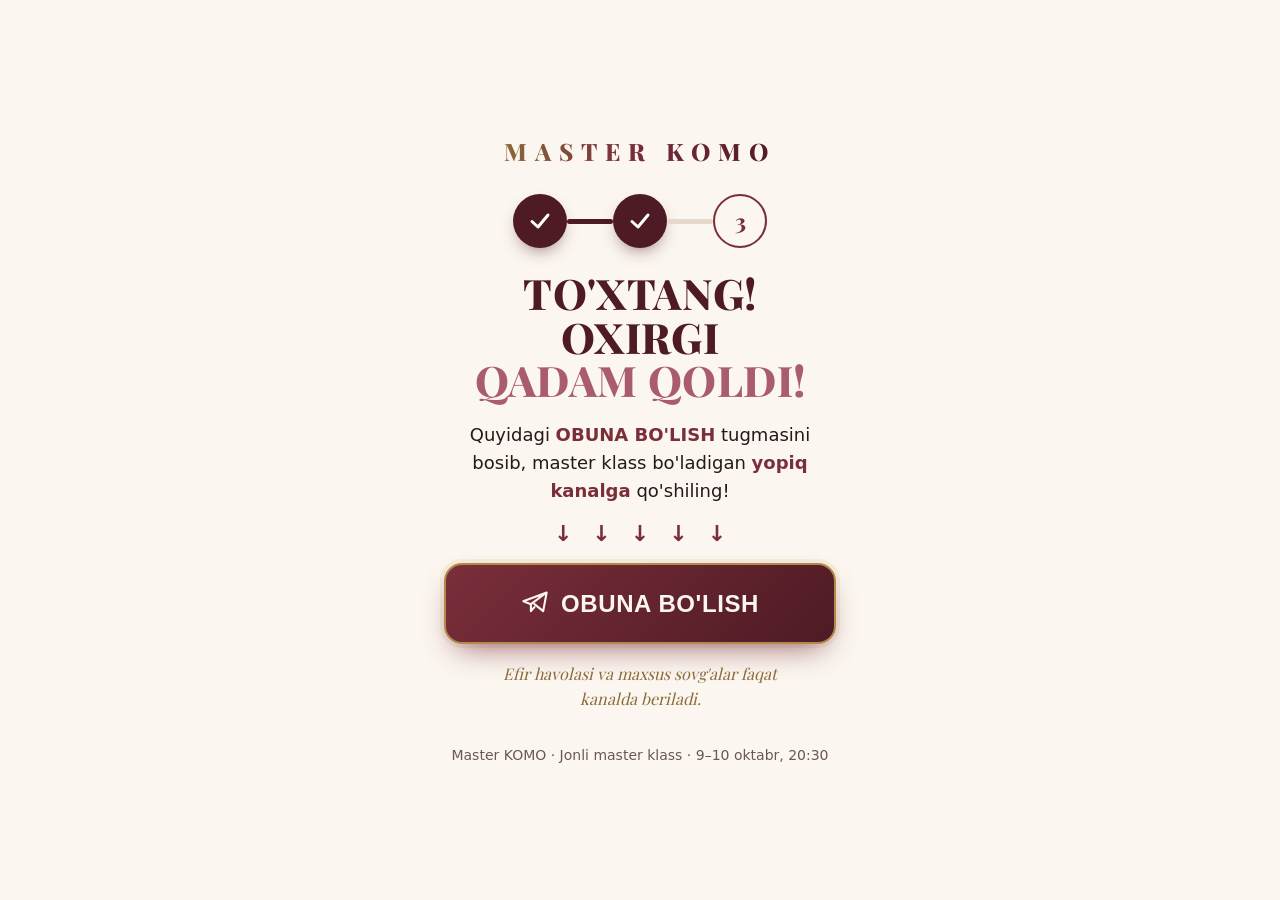
<file: thankYou.html>
<!DOCTYPE html>
<html lang="uz">
  <head>
    <meta charset="UTF-8" />
    <meta name="viewport" content="width=device-width, initial-scale=1.0" />
    <title>Obuna Bo'lish — Oxirgi qadam</title>

    <link rel="preload" href="./fonts/playfair.woff2" as="font" type="font/woff2" crossorigin />
    <style id="critical-css">@font-face{font-family:"Playfair Display";src:url(./fonts/playfair.woff2) format("woff2");font-weight:400 900;font-display:swap}:root{--cream:#FBF6EF;--blush:#F3E4DE;--ink:#26191C;--ink-soft:#6A575B;--gold:#B0894F;--gold-lt:#D9BE86;--gold-dk:#8A6A38;--burgundy:#7A2E3A;--burgundy-dk:#4E1B24;--rose:#A85C6C;--line:#E6D9CB;--white:#fff;--maxw:460px}*{box-sizing:border-box;margin:0;padding:0}html{scroll-behavior:smooth}body{font-family:system-ui,-apple-system,BlinkMacSystemFont,"Segoe UI",sans-serif;color:var(--ink);background:var(--cream);line-height:1.55;-webkit-font-smoothing:antialiased}img{display:block;max-width:100%}
    .ty{min-height:100vh;min-height:100dvh;display:flex;flex-direction:column;align-items:center;justify-content:center;text-align:center;max-width:var(--maxw);margin:0 auto;padding:clamp(18px,4vh,44px) clamp(20px,6vw,34px)}
    .ty__brand{font-family:'Playfair Display',serif;font-weight:800;font-size:clamp(17px,5vw,24px);letter-spacing:clamp(3px,1.6vw,8px);text-transform:uppercase;background:linear-gradient(100deg,var(--gold-dk) 0%,var(--burgundy) 45%,var(--burgundy-dk) 100%);-webkit-background-clip:text;background-clip:text;-webkit-text-fill-color:transparent;color:transparent;margin-bottom:clamp(14px,4vw,24px)}
    .steps{display:flex;align-items:center;justify-content:center;gap:0;margin-bottom:clamp(14px,4vw,24px)}
    .steps__dot{flex:0 0 auto;width:clamp(44px,12vw,54px);height:clamp(44px,12vw,54px);border-radius:50%;display:grid;place-items:center;font-family:'Playfair Display',serif;font-weight:800;font-size:clamp(18px,5vw,22px)}
    .steps__dot--done{background:var(--burgundy-dk);color:#fff;box-shadow:0 8px 18px -8px rgba(78,27,36,.7)}
    .steps__dot--now{background:var(--cream);color:var(--burgundy);border:2px solid var(--burgundy)}
    .steps__dot svg{width:clamp(20px,5.5vw,24px);height:clamp(20px,5.5vw,24px);fill:none;stroke:#fff;stroke-width:3;stroke-linecap:round;stroke-linejoin:round}
    .steps__bar{flex:0 0 auto;width:clamp(26px,8vw,46px);height:5px;border-radius:999px}
    .steps__bar--done{background:var(--burgundy-dk)}
    .steps__bar--todo{background:var(--line)}
    .ty__title{font-family:'Playfair Display',serif;font-weight:800;text-transform:uppercase;font-size:clamp(26px,7.2vw,42px);line-height:1.04;letter-spacing:.4px;margin-bottom:clamp(12px,3.2vw,18px)}
    .ty__title .l1{color:var(--burgundy-dk)}
    .ty__title .l2{color:var(--rose);display:block}
    .ty__text{font-size:clamp(14px,3.9vw,18px);color:var(--ink);max-width:30ch;margin:0 auto clamp(12px,3.2vw,18px)}
    .ty__text b{color:var(--burgundy);font-weight:700}
    .ty__arrows{display:flex;justify-content:center;gap:clamp(10px,4vw,20px);color:var(--burgundy);font-size:clamp(16px,4.4vw,22px);font-weight:700;margin-bottom:clamp(12px,3.2vw,18px);line-height:1}
    .ty__btn{display:flex;align-items:center;justify-content:center;gap:12px;width:100%;max-width:420px;font-family:sans-serif;font-weight:800;font-size:clamp(18px,5.2vw,24px);letter-spacing:.6px;text-transform:uppercase;text-decoration:none;color:var(--cream);background:linear-gradient(135deg,var(--burgundy) 0%,var(--burgundy-dk) 100%);border:2px solid var(--gold);border-radius:18px;padding:clamp(15px,4.2vw,20px) clamp(16px,5vw,28px);box-shadow:0 14px 30px -12px rgba(122,46,58,.75),0 0 0 4px rgba(217,190,134,.18);transition:transform .15s ease,filter .15s ease,box-shadow .15s ease}
    .ty__btn:hover{transform:translateY(-2px);filter:brightness(1.05)}
    .ty__btn:active{transform:translateY(0)}
    .ty__btn svg{width:clamp(22px,6vw,28px);height:clamp(22px,6vw,28px);fill:none;stroke:currentColor;stroke-width:1.8;stroke-linecap:round;stroke-linejoin:round}
    .ty__note{font-family:'Playfair Display',serif;font-style:italic;font-size:clamp(13px,3.6vw,16px);color:var(--gold-dk);max-width:30ch;margin:clamp(12px,3.2vw,18px) auto 0}
    .ty__foot{margin-top:clamp(18px,5vw,34px);font-size:clamp(12px,3.3vw,14px);color:var(--ink-soft)}
    @media (prefers-reduced-motion:reduce){html{scroll-behavior:auto}.ty__btn{transition:none}}
    </style>
  <!-- Meta Pixel Code -->
<script>
!function(f,b,e,v,n,t,s)
{if(f.fbq)return;n=f.fbq=function(){n.callMethod?
n.callMethod.apply(n,arguments):n.queue.push(arguments)};
if(!f._fbq)f._fbq=n;n.push=n;n.loaded=!0;n.version='2.0';
n.queue=[];t=b.createElement(e);t.async=!0;
t.src=v;s=b.getElementsByTagName(e)[0];
s.parentNode.insertBefore(t,s)}(window, document,'script',
'https://connect.facebook.net/en_US/fbevents.js');
fbq('init', '3032578633745060');
fbq('track', 'PageView');
</script>
<!-- End Meta Pixel Code -->
  </head>
  <body>
<!-- Meta Pixel noscript fallback -->
<noscript><img height="1" width="1" style="display:none"
src="https://www.facebook.com/tr?id=3032578633745060&ev=PageView&noscript=1"
/></noscript>
    <main class="ty">
      <div class="hero-left" style="display:contents">
        <p class="ty__brand">Master Komo</p>

        <div class="steps" aria-label="3-qadamdan 3-qadam">
          <span class="steps__dot steps__dot--done" aria-hidden="true">
            <svg viewBox="0 0 24 24"><path d="M4 12.5 10 18 20 6" /></svg>
          </span>
          <span class="steps__bar steps__bar--done"></span>
          <span class="steps__dot steps__dot--done" aria-hidden="true">
            <svg viewBox="0 0 24 24"><path d="M4 12.5 10 18 20 6" /></svg>
          </span>
          <span class="steps__bar steps__bar--todo"></span>
          <span class="steps__dot steps__dot--now">3</span>
        </div>

        <h1 class="ty__title">
          <span class="l1">To'xtang! Oxirgi</span>
          <span class="l2">Qadam qoldi!</span>
        </h1>

        <p class="ty__text">
          Quyidagi <b>OBUNA BO'LISH</b> tugmasini bosib, master klass bo'ladigan
          <b>yopiq kanalga</b> qo'shiling!
        </p>

        <div class="ty__arrows" aria-hidden="true">
          <span>↓</span><span>↓</span><span>↓</span><span>↓</span><span>↓</span>
        </div>

        <a href="https://t.me/+uRI9qwHJsfplY2Yy" class="ty__btn thankYouBtn">
          <svg viewBox="0 0 24 24"><path d="M22 3 2 10.5l6.5 2.5M22 3l-3 16-7.5-6M22 3 8.5 13m0 0v6l3-3.5" /></svg>
          Obuna bo'lish
        </a>

        <p class="ty__note">Efir havolasi va maxsus sovg'alar faqat kanalda beriladi.</p>
      </div>

      <p class="ty__foot">Master KOMO · Jonli master klass · 9–10 oktabr, 20:30</p>
    </main>

    <script src="./js/thankYou.js" defer=""></script>
  </body>
</html>
</file>
<file: css/main.css>
@font-face{font-family:'Bebas Neue';src:url("../fonts/bebas-neue.woff2") format( 'woff2' );font-weight:700;font-display:swap}@font-face{font-family:'Playfair Display';src:url("../fonts/playfair.woff2") format( 'woff2' );font-weight:400 900;font-style:normal;font-display:swap}@font-face{font-family:'Montserrat';src:url("../fonts/montserrat800.woff2") format( 'woff2' );font-weight:800;font-style:normal;font-display:swap}:root{--cream:#FBF6EF;--blush:#F3E4DE;--ink:#26191C;--ink-soft:#6A575B;--gold:#B0894F;--gold-lt:#D9BE86;--gold-dk:#8A6A38;--burgundy:#7A2E3A;--burgundy-dk:#4E1B24;--line:#E6D9CB;--white:#ffffff;--shadow:0 18px 45px -22px rgba(60, 30, 25, .45);--shadow-sm:0 8px 22px -12px rgba(60, 30, 25, .35);--radius:20px;--maxw:460px}*{box-sizing:border-box;margin:0;padding:0}html{scroll-behavior:smooth}body{font-family:system-ui, sans-serif;color:var(--ink);background:var(--cream);line-height:1.55;-webkit-font-smoothing:antialiased}img{display:block;max-width:100%}.topbar{position:relative;z-index:1;background:linear-gradient(135deg, var(--ink) 0%, var(--burgundy-dk) 100%);border-bottom:1px solid rgba(217,190,134,.25)}.topbar__inner{max-width:var(--maxw);margin:0 auto;display:flex;gap:10px;justify-content:center;padding:9px 14px}.pill{display:inline-flex;align-items:center;gap:7px;font-size:13px;font-weight:600;letter-spacing:.2px;color:var(--cream);background:rgba(255,255,255,.06);border:1px solid rgba(217,190,134,.35);padding:6px 14px;border-radius:999px}.pill .ic{width:15px;height:15px;fill:none;stroke:var(--gold-lt);stroke-width:1.8;stroke-linecap:round;stroke-linejoin:round}.phone{max-width:var(--maxw);margin:0 auto;background:var(--cream);overflow:hidden;padding-bottom:20px}.hero{position:relative;padding:clamp(12px,4vw,16px) clamp(12px,5vw,22px) clamp(22px,7vw,30px);text-align:center;background:linear-gradient(180deg, rgba(251,246,239,.74) 0%, rgba(251,246,239,.5) 42%, rgba(251,246,239,.86) 100%), url("../images/floral-bg.avif") center top / cover no-repeat}.offer{display:flex;justify-content:center;margin:10px 0 22px;padding:0 clamp(0px,2vw,16px);gap:clamp(5px,2vw,10px)}.offer__pill{font-family:'Montserrat' , sans-serif;font-weight:800;text-transform:uppercase;font-size:clamp(28px,8.8vw,40px);letter-spacing:.3px;color:var(--burgundy);text-align:center;line-height:1.14}.offer__free{background:linear-gradient(135deg, var(--gold-lt) 0%, var(--gold) 48%, var(--gold-dk) 100%);-webkit-background-clip:text;background-clip:text;-webkit-text-fill-color:transparent;color:transparent}.portrait{position:relative;width:min(100%, clamp(220px,70vw,272px));margin:-6px auto -14px}.portrait__arrow{position:absolute;z-index:2;right:-28px;bottom:22px;width:clamp(54px,16vw,72px);height:auto;color:var(--burgundy);stroke:currentColor;stroke-width:3.5;stroke-linecap:round;stroke-linejoin:round;pointer-events:none}.portrait::before{content:"";position:absolute;z-index:0;left:50%;top:0%;transform:translateX(-50%);width:206px;height:206px;border-radius:50%;background:radial-gradient(circle, var(--blush) 0%, rgba(243,228,222,.55) 46%, transparent 72%)}.portrait__img{position:relative;z-index:1;width:100%;display:block;filter:drop-shadow(0 22px 26px rgba(78,27,36,.3))}.btn{display:inline-block;cursor:pointer;font-family:sans-serif;font-weight:800;font-size:clamp(12px,3.6vw,16px);letter-spacing:1px;text-transform:uppercase;text-decoration:none;text-align:center;color:var(--cream);background:linear-gradient(135deg, var(--burgundy) 0%, var(--burgundy-dk) 100%);border:1px solid var(--gold);border-radius:18px;padding:clamp(17px,5.5vw,23px) clamp(14px,5vw,38px);box-shadow:0 12px 28px -12px rgba(122,46,58,.75);position:relative;overflow:hidden}.btn:hover{transform:translateY(-2px);box-shadow:0 18px 34px -12px rgba(122,46,58,.8);filter:brightness(1.05)}.btn:active{transform:translateY(0)}.btn--cta{display:inline-flex;align-items:center;justify-content:center;width:100%;max-width:380px;min-height:76px;padding-top:26px;padding-bottom:26px;position:relative;z-index:3}.countdown{display:flex;align-items:center;justify-content:center;gap:6px;margin:8px auto 24px}.cd{display:flex;flex-direction:column;align-items:center;min-width:56px;background:var(--white);border:1px solid var(--line);border-radius:12px;padding:8px 6px;box-shadow:var(--shadow-sm)}.cd__num{font-family:'Playfair Display' , serif;font-weight:700;font-size:26px;line-height:1;color:var(--burgundy);font-variant-numeric:tabular-nums}.cd__lbl{font-size:10px;text-transform:uppercase;letter-spacing:.5px;color:var(--ink-soft);margin-top:4px}.cd__sep{font-family:'Playfair Display' , serif;font-size:22px;font-weight:700;color:var(--gold);align-self:flex-start;margin-top:8px}.bonus-card{display:flex;gap:clamp(8px,3vw,14px);align-items:center;text-align:left;background:linear-gradient(135deg, #fff, var(--blush));border:1px solid rgba(176,137,79,.35);border-radius:var(--radius);padding:clamp(12px,4vw,16px) clamp(12px,4vw,18px);box-shadow:var(--shadow-sm)}.bonus-card__icon{flex:0 0 auto;filter:drop-shadow(0 5px 8px rgba(122,46,58,.28))}.bonus-card__icon img{width:58px;height:auto;display:block}.bonus-card__title{font-family:'Playfair Display' , serif;font-weight:700;font-size:14px;letter-spacing:1.5px;color:var(--gold-dk)}.bonus-card__text{font-size:clamp(12px,3.4vw,13.5px);color:var(--ink);margin-top:3px}.features{padding:clamp(24px,7vw,32px) clamp(12px,5vw,22px) 8px;background:linear-gradient(180deg, var(--cream) 0%, #fff 100%)}.section-title{font-family:'Playfair Display' , serif;font-weight:800;text-transform:uppercase;font-size:clamp(18px,5.3vw,22px);letter-spacing:.5px;text-align:center;color:var(--ink);position:relative;padding-bottom:14px;margin-bottom:6px}.section-title::after{content:"✦";display:block;position:absolute;left:50%;bottom:-2px;transform:translateX(-50%);color:var(--gold);font-size:14px}.section-sub{text-align:center;font-size:clamp(12px,3.6vw,14px);font-style:italic;color:var(--ink-soft);margin-bottom:22px;font-family:'Playfair Display' , serif}.feat{position:relative;background:var(--white);border:1px solid var(--line);border-radius:var(--radius);overflow:hidden;margin-bottom:20px;box-shadow:var(--shadow-sm)}.feat:hover{transform:translateY(-3px);box-shadow:var(--shadow)}.feat__badge{position:absolute;top:12px;left:12px;z-index:2;width:38px;height:38px;border-radius:12px;display:grid;place-items:center;font-family:'Playfair Display' , serif;font-weight:800;font-size:19px;color:#fff;background:linear-gradient(135deg, var(--gold-lt), var(--gold-dk));box-shadow:0 6px 14px -6px rgba(138,106,56,.9);border:1px solid rgba(255,255,255,.5)}.feat__img{background:linear-gradient(180deg, #efe9e2, #e4dcd2)}.feat__img img{width:100%;height:230px;object-fit:cover;object-position:center 28%}.feat__img--contain{background:linear-gradient(180deg,#f6f1ea,#efe7db)}.feat__img img.is-contain{object-fit:contain;object-position:center;padding:6px}.feat__text{padding:clamp(12px,4vw,16px) clamp(12px,4.5vw,18px);font-size:clamp(13px,3.7vw,14.5px);font-weight:500;color:var(--ink)}.feat__text b{color:var(--burgundy);font-weight:700}.kslider{position:relative;height:230px;overflow:hidden;background:#CFD6E0}.kslider__track{display:flex;height:100%}.kslide{flex:0 0 100%;min-width:0;height:100%;background:#CFD6E0}.kslide img{width:100%;height:100%;object-fit:contain;object-position:center}.kslider__nav{position:absolute;top:50%;transform:translateY(-50%);z-index:3;width:34px;height:34px;border-radius:50%;display:grid;place-items:center;cursor:pointer;font-size:22px;line-height:1;font-weight:700;color:var(--burgundy);background:rgba(255,255,255,.82);border:1px solid var(--line);box-shadow:var(--shadow-sm)}.kslider__nav:hover{background:#fff;transform:translateY(-50%) scale(1.08)}.kslider__nav:active{transform:translateY(-50%) scale(.95)}.kslider__nav--prev{left:10px;padding-right:2px}.kslider__nav--next{right:10px;padding-left:2px}.kslider__dots{position:absolute;left:0;right:0;bottom:8px;z-index:3;display:flex;justify-content:center;gap:7px}.kslider__dots .kdot{width:8px;height:8px;border-radius:50%;cursor:pointer;padding:0;border:none;background:rgba(255,255,255,.65);box-shadow:0 0 0 1px rgba(0,0,0,.12)}.kslider__dots .kdot.is-active{background:var(--gold);transform:scale(1.3)}.tag{display:inline-block;margin-left:6px;font-size:10.5px;font-weight:700;text-transform:uppercase;letter-spacing:.6px;color:#fff;background:var(--gold);padding:2px 8px;border-radius:999px;vertical-align:middle}.bonusband{margin:14px clamp(12px,5vw,22px) 0;text-align:center;background:linear-gradient(135deg, var(--ink) 0%, var(--burgundy-dk) 100%);color:var(--cream);border:1px solid var(--gold);border-radius:var(--radius);padding:clamp(18px,5vw,26px) clamp(14px,5vw,22px);box-shadow:var(--shadow)}.bonusband__tag{display:inline-flex;align-items:center;gap:7px;font-size:12px;font-weight:700;letter-spacing:1.5px;color:var(--ink);background:linear-gradient(135deg, var(--gold-lt), var(--gold));padding:5px 16px 5px 8px;border-radius:999px;margin-bottom:14px}.bonusband__tag img{width:22px;height:22px;object-fit:contain;display:block;filter:drop-shadow(0 2px 3px rgba(0,0,0,.25))}.bonusband__title{font-family:'Playfair Display' , serif;font-style:italic;font-weight:700;font-size:clamp(16px,4.5vw,18px);line-height:1.4;color:var(--gold-lt);margin-bottom:10px}.final-cta{padding:6px clamp(12px,5vw,22px) clamp(28px,9vw,40px);text-align:center}@media (prefers-reduced-motion:reduce){html{scroll-behavior:auto}}@media (min-width:600px){body{padding:0 0 30px}.topbar{max-width:var(--maxw);margin:0 auto}.phone{border-radius:0 0 22px 22px;padding-bottom:0}}.homeModal, .homeModalOverlay{position:fixed;top:0;height:100vh;width:100%;left:0}.homeModal{z-index:30;justify-content:center;align-items:center;display:flex}.homeModalOverlay{background-color:rgba(0, 0, 0, 0.3);backdrop-filter:blur(5px)}.homeFormContainer{position:relative;z-index:30;background-color:#fff;color:#000;border-radius:8px;padding:20px 40px 40px;width:100%;max-width:520px;box-shadow:0 4px 12px rgba(0, 0, 0, 0.1);margin:0 20px;position:fixed;top:50%;left:50%;transform:translate(-50%, -50%)}.homeFormTop{display:flex;justify-content:space-between}.homeFormTopTitle{font-family:Inter, sans-serif;font-size:clamp(18px,5.3vw,24px);margin:0 0 20px;color:#000;font-weight:600;text-align:center;margin-left:auto;margin-right:auto}.closeButton{background:0 0;border:none;cursor:pointer;padding:4px;justify-content:center;align-items:center;display:flex;position:absolute;top:20px;right:20px;color:#000}.homeFormErrorText{color:#e53e3e;margin-bottom:12px;font-size:14px;font-family:system-ui, -apple-system, BlinkMacSystemFont, "Segoe UI" , sans-serif;padding-top:5px;padding-bottom:5px}.HomeFormRowInput, .HomeFormRowLabel{font-family:system-ui, -apple-system, BlinkMacSystemFont, "Segoe UI" , sans-serif;font-size:clamp(16px,4vw,18px)}.HomeFormRow{margin-bottom:20px}.HomeFormRowLabel{display:block;margin-bottom:6px;color:#000}.HomeFormRowInput{width:100%;padding:10px 16px;border:1px solid #c9c9c9;min-height:48px;background-color:#f3f7f8;border-radius:6px;font-weight:400;outline:0;height:50px}.HomeFormRowInput:focus{border-color:var(--burgundy)}.HomeFormRowInput::placeholder{color:#aaa}.HomeFormBtn{font-family:sans-serif;height:60px;width:100%;cursor:pointer;border-radius:10px;background:linear-gradient(135deg, var(--burgundy) 0%, var(--burgundy-dk) 100%);font-weight:700;font-size:clamp(16px,4.5vw,22px);color:white;text-transform:uppercase;border:none;position:relative;display:flex;align-items:center;justify-content:center}.phone-input-container{display:flex;align-items:center;position:relative;border:1px solid #c9c9c9;background-color:transparent;border-radius:6px}.phone-input-container:focus, .phone-input-container:focus-within{border-color:var(--burgundy)}.country-dropdown{position:absolute;top:110%;left:0;width:100%;background-color:#fff;border:1px solid #c9c9c9;border-radius:6px;box-shadow:0 4px 12px rgba(0, 0, 0, 0.1);z-index:40;max-height:200px;overflow-y:auto;font-family:sans-serif !important;font-weight:400 !important}.country-option{display:flex;justify-content:space-between;align-items:center;padding:10px;cursor:pointer;font-family:sans-serif;font-weight:400 !important}.country-option:hover{background-color:#f3f7f8}.country-option.selected{background-color:#e6f0fa}@media screen and (max-width:768px){.homeFormContainer{max-width:100%;padding:80px 20px 20px;margin:0;border-radius:6px;height:100vh}.homeFormTopTitle{text-align:center;max-width:408px;margin-left:auto;margin-right:auto;font-weight:700;margin-bottom:15px;font-size:clamp(18px,5.3vw,24px)}.homeFormTop{flex-direction:column;align-items:flex-start}.closeButton{width:100%;height:50px;background-color:#000;color:#fff;padding-right:20px;top:0;left:0;justify-content:end}.homeFormErrorText{font-size:12px;margin-bottom:8px}.HomeFormRowLabel{margin-bottom:6px}.HomeFormRowInput{padding:0 12px;min-height:40px;background-color:transparent}.HomeFormRowInput::placeholder{color:#a3a3a3}.HomeFormBtn{font-size:clamp(16px,4.5vw,22px);font-weight:700;margin-top:24px}}@media screen and (max-width:480px){.homeFormContainer{max-width:100%;padding:80px 20px 20px;margin:0;border-radius:6px;height:100vh}.homeFormTopTitle{text-align:center;margin:0 auto 15px;font-size:clamp(18px,5.3vw,24px)}.homeFormErrorText{font-size:12px;margin-bottom:8px}.HomeFormRowLabel{margin-bottom:6px}.HomeFormRowInput{padding:0 12px;min-height:40px;background-color:transparent;border-radius:10px}.HomeFormRowInput::placeholder{color:#a3a3a3}.HomeFormBtn{font-size:clamp(16px,4.5vw,22px);padding:10px 0;margin-top:24px;height:50px}}.landing-style-1{object-position:center 34%}.landing-style-2{object-position:center}.landing-style-3{border:none;background-color:transparent;padding-left:5px}*{margin:0;padding:0;box-sizing:border-box}.header{padding-top:clamp(48px,14vh,180px);padding-bottom:clamp(24px,6vh,48px);background-color:#ebe8e3;min-height:100vh;padding-top:clamp(48px,14vh,180px)}.header-container{margin-left:auto;margin-right:auto;max-width:671px;width:100%;display:flex;background-repeat:no-repeat;padding-left:20px;padding-right:20px}.hero-left{max-width:903px;width:100%;display:flex;flex-direction:column;align-items:center}.hero-title{font-family:"Bebas Neue" , sans-serif;font-weight:700;font-size:clamp(36px,9vw,72px);line-height:100%;letter-spacing:0%;text-align:center;margin-bottom:clamp(8px,3vw,25px);text-transform:uppercase;max-width:622px}.hero-text{font-family:sans-serif;font-weight:500;font-size:clamp(16px,4.5vw,26px);line-height:150%;letter-spacing:0%;margin-bottom:clamp(24px,7vw,58px);max-width:522px}.hero-btn-box{max-width:585px;width:100%}.hero-img{text-align:center;align-items:center;justify-content:center;margin-bottom:46px;display:flex;margin-left:auto;margin-right:auto}.hero-btn{display:flex;align-items:center;justify-content:center;font-family:"Bebas Neue" , sans-serif;font-weight:700;font-size:clamp(28px,7vw,54px);line-height:100%;text-align:center;padding:clamp(20px,5vw,32px) clamp(12px,4vw,24px);background-color:#039BE5;box-shadow:0px 5px 0px 0px #006393;color:white;border-radius:30px;max-width:585px;width:100%;border:none;text-transform:uppercase;margin-bottom:42px;text-decoration:none;max-height:142px}@media (max-width:500px){.header{padding-top:clamp(48px,14vh,180px);padding-bottom:clamp(24px,6vh,48px);background-image:none}.hero-left{display:block}.header-container{margin-left:auto;margin-right:auto;text-align:center;padding-left:10px;padding-right:10px}.hero-title{font-weight:700;font-size:clamp(36px,9vw,72px);line-height:100%;letter-spacing:0%;text-align:center;margin-bottom:clamp(8px,3vw,25px)}.hero-img{margin-bottom:24px;height:69px}.hero-btn{font-weight:700;font-size:clamp(28px,7vw,54px);line-height:100%;letter-spacing:0%;text-align:center;padding:clamp(20px,5vw,32px) clamp(12px,4vw,24px);border-radius:30px;max-width:345px;width:100%;margin-left:auto;margin-right:auto;margin-bottom:25px}}.thanks-style-1{color:#ff0000}img{height:auto}.feat__img img{height:230px}.kslide img{height:100%}.bonusband__tag img{height:22px}body{overflow-x:clip}.phone-field{flex:1;min-width:0}.phone-input{min-width:0}.homeFormContainer{width:calc(100% - 24px);margin:0;max-height:calc(100dvh - 24px);overflow-y:auto;overscroll-behavior:contain}.hero-img{width:auto;max-width:100%}.homeFormTopTitle{overflow-wrap:anywhere}@media(max-width:768px){.homeFormContainer{width:100%;height:100dvh;max-height:100dvh;padding:72px clamp(16px,5vw,24px) 24px}}.selected-country{display:flex;align-items:center;gap:6px;flex-shrink:0;padding:10px 0 10px 10px;border:0;border-radius:6px;background:transparent;color:#000;appearance:none;cursor:pointer;min-height:50px;font-family:system-ui,sans-serif;font-size:clamp(15px,4vw,18px);font-weight:400;line-height:1;white-space:nowrap}.selected-code{display:flex;margin-left:4px}.selected-country svg{display:block;flex-shrink:0;width:16px;height:16px}
.homeModal{display:flex;align-items:center;justify-content:center;padding:16px}.homeFormContainer{position:relative;top:auto;left:auto;transform:none;width:100%;max-width:420px;height:auto;max-height:calc(100dvh - 32px);margin:0;padding:36px 24px 24px;border-radius:16px;overflow-y:auto;overscroll-behavior:contain}.homeFormTop{flex-direction:column;align-items:stretch}.homeFormTopTitle{text-align:center;margin:0 auto 18px;max-width:none;font-size:clamp(18px,5vw,22px)}.closeButton{position:absolute;top:12px;right:12px;left:auto;width:36px;height:36px;padding:6px;background:transparent;color:#000;display:flex;align-items:center;justify-content:center}
</file>
<file: a/css/main.css>
@font-face{font-family:'Playfair Display';src:url("../../fonts/playfair.woff2") format( 'woff2' );font-weight:400 900;font-style:normal;font-display:swap}:root{--brand:#A85C6C;--brand-lt:#C27E8C;--brand-dk:#7E4353;--ink:#2A2126;--ink-soft:#6E5F64;--line:#EBE4E5;--white:#ffffff;--phone:430px;--shadow:0 16px 34px -14px rgba(120,60,75,.45)}*{box-sizing:border-box;margin:0;padding:0}html{scroll-behavior:smooth}html, body{overflow-x:hidden}body{font-family:system-ui, sans-serif;color:var(--ink);background:var(--white);line-height:1.55;-webkit-font-smoothing:antialiased}img{display:block;max-width:100%}.phone{width:100%;max-width:var(--phone);margin:0 auto;min-height:100vh;background:var(--white);padding-bottom:26px}.topbar{display:flex;align-items:center;justify-content:space-between;gap:10px;padding:11px 20px;background:var(--white);border:2px solid var(--brand);border-top:none;border-radius:0 0 20px 20px}.topbar__item{display:inline-flex;align-items:center;gap:7px;font-size:13px;font-weight:600;color:var(--ink)}.topbar__item .ic{width:17px;height:17px;fill:none;stroke:var(--brand);stroke-width:1.9;stroke-linecap:round;stroke-linejoin:round}.hero{padding:clamp(12px,4vw,16px) clamp(12px,4.5vw,18px) 0}.stage{position:relative;background:#F6E7E2 url("../../images/hero-bg.avif") top center / cover no-repeat;border-radius:22px;padding:clamp(8px,3vw,14px) clamp(10px,4vw,16px) 0}.stage::after{content:"";position:absolute;inset:0;z-index:2;pointer-events:none;border-radius:inherit;background:linear-gradient(180deg, rgba(250,242,242,.82) 0%, rgba(250,242,242,.4) 22%, transparent 40%), radial-gradient(145% 130% at 50% 46%, transparent 56%, rgba(255,255,255,.5) 80%, rgba(255,255,255,.94) 100%)}.headline{position:relative;z-index:3;text-align:center;margin-bottom:8px;font-family:system-ui,sans-serif;text-transform:uppercase;color:#713747}.headline__orn{display:flex;align-items:center;justify-content:center;gap:9px;color:var(--brand-dk);font-size:11px;margin-bottom:8px}.headline__orn i{display:block;width:30px;height:1px;background:linear-gradient(90deg,transparent,var(--brand))}.headline__orn i:last-child{background:linear-gradient(90deg,var(--brand),transparent)}.headline__main{display:block;font-family:system-ui,sans-serif;font-weight:800;font-size:clamp(20px,5.5vw,24px);line-height:1.12;letter-spacing:-.5px;color:inherit;text-wrap:balance}.headline__sub{display:block;margin-top:3px;font-family:system-ui,sans-serif;font-style:normal;font-weight:800;font-size:clamp(20px,5.5vw,24px);line-height:1.16;letter-spacing:-.5px;color:inherit;text-wrap:balance}.stage__expert{position:relative;z-index:1;display:block;width:70%;max-width:250px;margin:-16px auto 0;filter:drop-shadow(0 8px 14px rgba(90,45,55,.22))}.cta--over{position:absolute;left:50%;bottom:6px;transform:translateX(-50%);width:86%;z-index:4}.cta{display:flex;align-items:center;justify-content:center;gap:clamp(5px,2vw,10px);font-family:sans-serif;font-weight:800;font-size:clamp(12px,3.5vw,16px);letter-spacing:.5px;text-transform:uppercase;text-decoration:none;color:#5A2E1E;padding:clamp(16px,5vw,20px) clamp(12px,4vw,28px);border-radius:999px;background:linear-gradient(180deg,#F1D585 0%,#D9AC4C 50%,#BC8A30 100%);box-shadow:0 14px 30px -12px rgba(184,134,47,.75);border:1px solid rgba(120,67,45,.22);position:relative;overflow:hidden}.cta:hover{transform:translateY(-2px) translateX(-50%);filter:brightness(1.05)}.cta--full:hover{transform:translateY(-2px)}.cta:active{filter:brightness(.98)}.cta .arr{font-size:19px;line-height:1}.cta--full{width:100%}.promo-wrap{text-align:center;padding:0 18px;margin-top:22px}.promo{display:inline-flex;align-items:center;gap:clamp(5px,2vw,9px);font-size:clamp(11px,3vw,13.5px);font-weight:600;color:#F3ECDF;line-height:1.2;background:linear-gradient(180deg,#33272C,#211a1e);border:1px solid rgba(224,184,77,.42);border-radius:999px;padding:9px clamp(10px,3vw,18px);box-shadow:0 12px 26px -14px rgba(0,0,0,.5)}.promo__star{color:#E7C15A;font-size:12px}.promo b{color:#E7C15A;font-weight:800}.timer{margin:18px 18px 0;padding:16px 16px 14px;text-align:center;border:2px dashed #CBD4CF;border-radius:16px}.timer__val{display:flex;align-items:flex-start;justify-content:center;gap:6px}.timer__val .tv{display:flex;flex-direction:column;align-items:center;min-width:44px}.timer__val b{font-family:'Playfair Display' , serif;font-weight:800;font-size:32px;color:var(--brand);line-height:1}.timer__val i{font-style:normal;font-size:10px;font-weight:600;letter-spacing:.4px;color:var(--ink-soft);margin-top:3px;text-transform:uppercase}.timer__val .sep{font-family:'Playfair Display' , serif;font-size:28px;font-weight:800;color:var(--brand);line-height:1;margin-top:1px}.mk{padding:30px 20px 4px}.mk__title{text-align:center;font-family:'Playfair Display' , serif;font-weight:800;font-size:clamp(22px,6vw,28px);margin-bottom:20px}.mk__list{list-style:none;display:grid;gap:18px;max-width:360px;margin:0 auto}.mk__list li{display:flex;align-items:center;gap:14px}.ck{flex:0 0 auto}.ck svg{width:34px;height:34px;fill:none;stroke:var(--brand);stroke-width:1.7;stroke-linecap:round;stroke-linejoin:round}.mk__list p{min-width:0;font-size:clamp(13px,3.7vw,15px);font-weight:500;color:var(--ink);line-height:1.5;text-wrap:balance}.mk__list b{font-weight:700;color:var(--brand);white-space:nowrap}.gift{padding:26px 18px 4px}.gift__card{display:flex;align-items:center;gap:14px;background:linear-gradient(180deg, #fff, #FBF4F5);border:2px solid var(--brand);border-radius:18px;padding:16px 18px;box-shadow:0 14px 30px -16px rgba(120,60,75,.4)}.gift__title{font-family:sans-serif;font-weight:800;font-size:clamp(16px,4.5vw,20px);letter-spacing:.4px;text-transform:uppercase;color:var(--ink);margin-bottom:5px}.gift__desc{font-size:clamp(12px,3.5vw,14px);font-weight:500;color:var(--ink);line-height:1.42}.gift__desc b{color:var(--brand);font-weight:700}.gift__img{width:88px;height:88px;object-fit:contain;flex:0 0 auto;filter:drop-shadow(0 8px 12px rgba(0,0,0,.18))}.reg{padding:26px 18px 8px;text-align:center}.hint{display:flex;align-items:center;justify-content:center;gap:8px;margin-top:14px;font-size:13.5px;font-weight:600;color:var(--ink)}.hint__arr{width:40px;height:34px;fill:none;stroke:var(--brand);stroke-width:2;stroke-linecap:round;stroke-linejoin:round}@media (prefers-reduced-motion:reduce){html{scroll-behavior:auto}}.rmodal{position:fixed;inset:0;z-index:200;display:grid;place-items:center;padding:20px}.rmodal[hidden]{display:none}.rmodal__bg{position:absolute;inset:0;background:rgba(42,33,38,.6);backdrop-filter:blur(3px)}.rmodal__card{position:relative;z-index:1;width:100%;max-width:400px;background:linear-gradient(180deg,#fff,#FBF4F5);border:1px solid var(--brand);border-radius:22px;padding:clamp(28px,8vw,34px) clamp(16px,5vw,26px) clamp(20px,6vw,26px);box-shadow:0 30px 70px -20px rgba(42,33,38,.6)}.rmodal__x{position:absolute;top:14px;right:16px;width:34px;height:34px;border-radius:50%;border:none;cursor:pointer;font-size:24px;line-height:1;color:var(--brand);background:rgba(168,92,108,.1)}.rmodal__x:hover{background:rgba(168,92,108,.2)}.rmodal__title{font-family:'Playfair Display' , serif;font-weight:800;font-size:clamp(18px,5vw,21px);line-height:1.26;color:var(--brand-dk);text-align:center;margin:4px 8px 20px}.rfield{display:block;margin-bottom:14px}.rfield>span:first-child{display:block;font-size:12.5px;font-weight:600;color:var(--ink-soft);margin-bottom:6px}.rfield input{width:100%;font-family:inherit;font-size:15px;color:var(--ink);background:#fff;border:1.5px solid var(--line);border-radius:12px;padding:13px 15px}.rfield input:focus{outline:none;border-color:var(--brand);box-shadow:0 0 0 3px rgba(168,92,108,.16)}.rphone{display:flex;align-items:stretch;background:#fff;border:1.5px solid var(--line);border-radius:12px;overflow:hidden}.rphone:focus-within{border-color:var(--brand);box-shadow:0 0 0 3px rgba(168,92,108,.16)}.rphone__cc{display:flex;align-items:center;padding:0 13px;font-weight:700;color:var(--ink);background:#F3E7E9;border-right:1px solid var(--line)}.rphone input{flex:1;border:none;background:transparent;padding:13px 14px;font-size:15px;color:var(--ink)}.rphone input:focus{outline:none}.rfield input.err{border-color:#c0564f;box-shadow:0 0 0 3px rgba(192,86,79,.15)}.mbtn{width:100%;margin-top:6px;cursor:pointer;font-family:sans-serif;font-weight:800;font-size:clamp(14px,4vw,17px);letter-spacing:.8px;text-transform:uppercase;color:#fff;background:linear-gradient(180deg, var(--brand-lt), var(--brand) 55%, var(--brand-dk));border:none;border-radius:999px;padding:17px 24px}.mbtn:hover{transform:translateY(-2px);filter:brightness(1.05)}body{background:#E9ECEA}img{height:auto}body{overflow-x:clip}.stage__expert{width:108%;max-width:none;left:50%;transform:translateX(-50%);top:0;margin:-32px 0 0}.rmodal__card{max-height:calc(100dvh - 32px);overflow-y:auto;overscroll-behavior:contain}.rphone input{min-width:0}.rfield input{font-size:16px}

.headline__cred{display:block;margin:5px 0 0;padding:0;border:0;font-size:12px;line-height:1.4;font-weight:400;letter-spacing:0;text-transform:none;color:#6A4B53;text-wrap:balance}
.headline__name{display:block;margin-top:3px;font-family:system-ui,sans-serif;font-style:normal;font-weight:800;font-size:clamp(17px,4.7vw,20px);line-height:1.2;letter-spacing:-.3px;color:inherit;text-wrap:balance}
.headline__name i{display:none}
.headline__mk{display:inline-block;margin-top:10px;padding:6px 12px;border-top:1px solid rgba(126,67,83,.3);border-bottom:1px solid rgba(126,67,83,.3);font-size:clamp(11px,3.1vw,13px);line-height:1.3;font-weight:600;letter-spacing:.6px;color:inherit}
.headline__mk b{color:inherit;font-weight:800}
.stage__overlay{position:relative;z-index:4;left:auto;bottom:auto;transform:none;width:100%;margin:-56px auto 0;padding-bottom:12px;display:flex;flex-direction:column;gap:0}.expert-caption{padding:11px 12px 12px;border:1px solid rgba(255,255,255,.8);border-bottom:0;border-radius:14px 14px 0 0;margin:0;background:rgba(255,250,246,.9);-webkit-backdrop-filter:blur(10px);backdrop-filter:blur(10px);text-align:center;color:#572D39;font-family:system-ui,sans-serif;text-transform:none}.expert-caption .headline__name{margin:0;font-size:clamp(15px,4.1vw,18px);line-height:1.25;font-weight:750;letter-spacing:-.3px}.expert-caption .headline__mk{display:block;margin-top:2px;padding:0;border:0;font-size:clamp(9px,2.6vw,11px);letter-spacing:.2px}.stage__overlay .cta--over{position:relative;left:auto;bottom:auto;transform:none;width:100%;padding:16px 10px;border-radius:0 0 14px 14px;font-size:15px;letter-spacing:.3px;box-shadow:0 8px 18px -12px rgba(91,58,17,.5)}

.headline__highlight{display:inline-block;padding:5px 9px 6px;margin-top:5px;border-radius:7px;background:#713747;color:#fff;box-decoration-break:clone;-webkit-box-decoration-break:clone}

.hero-kicker{position:relative;z-index:3;margin:4px 0 12px;text-align:center;font:500 12px/1.4 system-ui,sans-serif;letter-spacing:.5px;text-transform:uppercase;color:#713747}.hero-kicker b{font-weight:800}.stage__overlay .cta--over:hover{transform:none;filter:brightness(1.05)}
</file>
<file: css/modal.css>
/* Shared registration modal — same design across all sites; button color is themed per site via .HomeFormBtn override */
.homeModal,
.homeModalOverlay {
  position: fixed;
  inset: 0;
}
.homeModal {
  z-index: 200;
  display: flex;
  align-items: center;
  justify-content: center;
  padding: 16px;
}
.homeModalOverlay {
  background: rgba(0, 0, 0, 0.35);
  backdrop-filter: blur(5px);
}
.homeFormContainer {
  position: relative;
  z-index: 1;
  width: 100%;
  max-width: 420px;
  max-height: calc(100dvh - 32px);
  overflow-y: auto;
  overscroll-behavior: contain;
  background: #fff;
  color: #000;
  border-radius: 16px;
  padding: 36px 24px 24px;
  box-shadow: 0 30px 70px -20px rgba(0, 0, 0, 0.5);
}
.closeButton {
  position: absolute;
  top: 12px;
  right: 12px;
  width: 36px;
  height: 36px;
  display: flex;
  align-items: center;
  justify-content: center;
  padding: 6px;
  background: transparent;
  border: none;
  cursor: pointer;
  color: #000;
}
.homeFormTop {
  display: flex;
  flex-direction: column;
  align-items: stretch;
}
.homeFormTopTitle {
  font-family: system-ui, -apple-system, BlinkMacSystemFont, "Segoe UI", sans-serif;
  font-size: clamp(18px, 5vw, 22px);
  font-weight: 700;
  text-align: center;
  margin: 0 auto 18px;
  color: #000;
}
.HomeFormRow {
  margin-bottom: 20px;
}
.HomeFormRowLabel {
  display: block;
  margin-bottom: 6px;
  color: #000;
  font-family: system-ui, -apple-system, BlinkMacSystemFont, "Segoe UI", sans-serif;
  font-size: clamp(15px, 4vw, 17px);
}
.HomeFormRowInput {
  width: 100%;
  min-height: 48px;
  height: 50px;
  padding: 10px 16px;
  border: 1px solid #c9c9c9;
  background: #f3f7f8;
  border-radius: 6px;
  font-size: clamp(16px, 4vw, 18px);
  font-family: system-ui, -apple-system, BlinkMacSystemFont, "Segoe UI", sans-serif;
  outline: 0;
}
.HomeFormRowInput::placeholder {
  color: #aaa;
}
.phone-input-container {
  display: flex;
  align-items: center;
  position: relative;
  border: 1px solid #c9c9c9;
  border-radius: 6px;
  background: #fff;
}
.phone-input-container:focus-within {
  border-color: var(--form-accent, #b0894f);
}
.selected-country {
  display: flex;
  align-items: center;
  gap: 6px;
  flex-shrink: 0;
  padding: 10px 0 10px 10px;
  border: 0;
  border-radius: 6px;
  background: transparent;
  cursor: pointer;
  min-height: 50px;
  font-family: system-ui, sans-serif;
  font-size: clamp(15px, 4vw, 18px);
  line-height: 1;
  white-space: nowrap;
  color: #000;
}
.selected-country svg {
  display: block;
  width: 16px;
  height: 16px;
  flex-shrink: 0;
}
.selected-code {
  margin-left: 4px;
}
.phone-field {
  flex: 1;
  min-width: 0;
}
.phone-input {
  border: none;
  background: transparent;
  padding-left: 5px;
  min-width: 0;
}
.country-dropdown {
  position: absolute;
  top: 110%;
  left: 0;
  width: 100%;
  max-height: 200px;
  overflow-y: auto;
  background: #fff;
  border: 1px solid #c9c9c9;
  border-radius: 6px;
  box-shadow: 0 4px 12px rgba(0, 0, 0, 0.1);
  z-index: 40;
  font-family: system-ui, sans-serif;
}
.country-option {
  display: flex;
  justify-content: space-between;
  align-items: center;
  padding: 10px;
  cursor: pointer;
}
.country-option:hover {
  background: #f3f7f8;
}
.country-option.selected {
  background: #f0e7d6;
}
.homeFormErrorText {
  color: #e53e3e;
  font-size: 14px;
  padding-top: 5px;
  font-family: system-ui, sans-serif;
}
.HomeFormBtn {
  width: 100%;
  height: 60px;
  display: flex;
  align-items: center;
  justify-content: center;
  cursor: pointer;
  border: none;
  border-radius: 12px;
  font-family: sans-serif;
  font-weight: 800;
  font-size: clamp(16px, 4.5vw, 22px);
  text-transform: uppercase;
  color: var(--form-btn-text, #5a2e1e);
  background: var(--form-btn-bg, linear-gradient(180deg, #f1d585 0%, #d9ac4c 50%, #bc8a30 100%));
}
@media (max-width: 768px) {
  .homeFormContainer {
    padding: 34px 18px 22px;
  }
}
</file>
<file: b/css/main.css>
@font-face{font-family:'Playfair Display';src:url("../../fonts/playfair.woff2") format( 'woff2' );font-weight:400 900;font-style:normal;font-display:swap}:root{--ink:#0E1017;--ink-2:#141824;--panel:#1A1F2E;--panel-2:#212739;--gold:#C9A15A;--gold-lt:#E7CE97;--gold-dk:#A67C3D;--cream:#F3ECDF;--muted:#9A9788;--line:rgba(201,161,90,.24);--line-2:rgba(243,236,223,.10);--phone:440px;--r:18px;--shadow:0 22px 50px -24px rgba(0,0,0,.8)}*{box-sizing:border-box;margin:0;padding:0}html{scroll-behavior:smooth}html, body{overflow-x:hidden;width:100%;max-width:100%}body{font-family:system-ui, sans-serif;color:var(--cream);line-height:1.6;-webkit-font-smoothing:antialiased;background:var(--ink);min-height:100vh}img{display:block;max-width:100%}a{color:inherit;text-decoration:none}.nav, main, .foot{width:100%;margin-left:auto;margin-right:auto}main{background:var(--ink);overflow:hidden}.final-cta{padding:36px 0 44px}.wrap{width:100%;padding:0 clamp(12px,4.5vw,20px)}@media (min-width:520px){.nav, main, .foot{max-width:var(--phone)}body{padding:0}}.eyebrow{display:inline-flex;align-items:center;gap:clamp(5px,2vw,10px);font-size:clamp(9px,2.7vw,11px);font-weight:700;letter-spacing:clamp(1px,.45vw,2px);text-transform:uppercase;color:var(--gold-lt);margin-bottom:8px}.eyebrow i{display:block;width:20px;height:1px;background:linear-gradient(90deg,transparent,var(--gold))}.eyebrow i:last-child{background:linear-gradient(90deg,var(--gold),transparent)}.offer-promise{position:relative;max-width:100%;margin:0 auto 12px;padding:14px clamp(10px,4vw,18px);font-family:system-ui,sans-serif;font-weight:800;font-style:normal;font-size:clamp(18px,4.7vw,21px);line-height:1.28;letter-spacing:-.4px;text-wrap:balance;text-transform:uppercase;color:var(--gold-lt);border:1px solid var(--line);border-radius:14px;background:linear-gradient(180deg,rgba(201,161,90,.08),rgba(201,161,90,.02))}.offer-promise::before{content:none}.offer-promise em{font-style:normal;color:var(--cream)}.btn{--pad:clamp(16px,4.5vw,18px) clamp(14px,5vw,26px);display:inline-flex;align-items:center;justify-content:center;gap:9px;font-family:sans-serif;font-weight:800;font-size:clamp(12px,3.5vw,14px);letter-spacing:1px;text-transform:uppercase;cursor:pointer;padding:var(--pad);border-radius:999px;border:1px solid transparent;position:relative;overflow:hidden}.btn--gold{color:#241a08;background:linear-gradient(135deg, var(--gold-lt), var(--gold) 55%, var(--gold-dk));box-shadow:0 14px 30px -14px rgba(201,161,90,.9)}.btn--gold:active{transform:translateY(1px)}.btn--block{width:100%}.nav{position:sticky;top:0;z-index:50;background:rgba(14,16,23,.9);backdrop-filter:blur(10px);border-bottom:1px solid var(--line-2)}.nav__row{display:flex;align-items:center;justify-content:space-between;height:58px}.brand{display:inline-flex;align-items:center;gap:clamp(4px,1.6vw,8px)}.brand__mark{display:grid;place-items:center;width:30px;height:30px;border-radius:9px;background:linear-gradient(135deg, var(--gold-lt), var(--gold-dk));color:#20160a;font-size:15px;box-shadow:0 6px 14px -6px rgba(201,161,90,.8)}.brand__name{font-family:system-ui,sans-serif;font-weight:700;font-size:clamp(12px,3.8vw,17px);letter-spacing:1px;color:var(--cream)}.brand__dot{color:var(--gold)}.nav__meta{display:flex;align-items:center;gap:8px}.chip{display:inline-flex;align-items:center;gap:6px;font-size:12px;font-weight:600;color:var(--cream);padding:6px 11px;border:1px solid var(--line-2);border-radius:999px}.chip--when{gap:clamp(4px,1.5vw,7px);padding:6px clamp(6px,2.5vw,14px);border:1px solid rgba(201,161,90,.42);background:linear-gradient(180deg, rgba(201,161,90,.12), rgba(201,161,90,.03));box-shadow:inset 0 1px 0 rgba(255,255,255,.05);font-size:clamp(10px,2.8vw,12px)}.chip--when b{font-weight:700;letter-spacing:.2px;color:var(--cream)}.chip__sep{width:1px;height:13px;background:rgba(201,161,90,.4)}.chip__live{width:7px;height:7px;border-radius:50%;background:var(--gold-lt);box-shadow:0 0 0 0 rgba(201,161,90,.6)}@media (max-width:400px){.nav__row{height:54px}.brand__name{font-size:clamp(12px,3.8vw,17px);letter-spacing:.4px}.brand__mark{width:27px;height:27px;font-size:14px}.chip--when{font-size:clamp(10px,2.8vw,12px);padding:6px clamp(6px,2.5vw,14px);gap:clamp(4px,1.5vw,7px)}.chip__live{width:6px;height:6px}}.hero{position:relative;padding:10px 0 18px;overflow:hidden;background:#0E1017 url("../../images/b-hero-bg.avif") center top / cover no-repeat}.hero__glow{position:absolute;inset:0;z-index:0;pointer-events:none;background:linear-gradient(180deg, rgba(14,16,23,.8), rgba(14,16,23,.64) 42%, rgba(14,16,23,.92)), radial-gradient(400px 300px at 80% 8%, rgba(201,161,90,.22), transparent 62%), radial-gradient(460px 360px at 10% 92%, rgba(46,58,94,.4), transparent 64%)}.hero__grid{position:relative;z-index:1;display:flex;flex-direction:column}.hero__media{position:relative;z-index:1;width:min(84%, clamp(210px,68vw,290px));max-width:290px;margin:0 auto -10px}.portrait{position:relative;width:100%}.portrait__img{width:100%;display:block;filter:drop-shadow(0 16px 26px rgba(0,0,0,.6))}.hero__col:not(.hero__media){text-align:center}.hero .eyebrow, .hero__cta{justify-content:center}.hero__cta{position:relative;z-index:3;display:flex;flex-direction:column;gap:11px;margin-bottom:18px}.hero__cta .btn{width:100%}.count{text-align:center}.count__lbl{display:block;font-size:10.5px;letter-spacing:2px;text-transform:uppercase;color:var(--muted);margin-bottom:9px}.count__row{display:flex;gap:8px;justify-content:center}.cd{flex:1;min-width:0;text-align:center;padding:11px 4px;background:linear-gradient(180deg, var(--panel), var(--ink-2));border:1px solid var(--line);border-radius:13px}.cd b{display:block;font-family:system-ui,sans-serif;font-weight:800;font-size:23px;color:var(--gold-lt);line-height:1}.cd span{display:block;margin-top:5px;font-size:9.5px;letter-spacing:.6px;text-transform:uppercase;color:var(--muted)}.program{padding:44px 0 8px}.shead{text-align:center;margin:0 auto 26px}.shead__tag{display:inline-block;font-size:11px;font-weight:700;letter-spacing:2px;text-transform:uppercase;color:var(--gold);padding:5px 13px;border:1px solid var(--line);border-radius:999px;margin-bottom:13px}.shead__title{font-family:system-ui,sans-serif;font-weight:800;font-size:clamp(21px,6vw,26px);line-height:1.15;color:var(--cream)}.shead__sub{margin-top:10px;color:#C7C0B0;font-size:14px}.steps{display:grid;gap:18px}.step{display:flex;flex-direction:column;background:linear-gradient(180deg, var(--panel), var(--ink-2));border:1px solid var(--line-2);border-radius:var(--r);overflow:hidden}.step:hover{transform:translateY(-3px);border-color:var(--line);box-shadow:var(--shadow)}.step__media{position:relative;height:210px;background:#0c0f16}.step__media img{width:100%;height:100%;object-fit:cover}.step__media--pattern{background:linear-gradient(180deg,#f4efe6,#e9e1d3)}.step__media--pattern img{object-fit:contain;padding:8px}.step__body{padding:20px 20px 22px}.step__no{font-family:system-ui,sans-serif;font-weight:800;font-size:32px;line-height:1;color:transparent;-webkit-text-stroke:1.2px var(--gold);margin-bottom:10px}.step__title{font-family:system-ui,sans-serif;font-weight:700;font-size:clamp(19px,5vw,24px);color:var(--cream);margin-bottom:8px}.step__text{color:#BDB6A6;font-size:clamp(13px,3.7vw,15px)}.step__text b{color:var(--gold-lt);font-weight:600}.pill-tag{display:inline-block;margin-top:13px;font-size:10px;font-weight:700;letter-spacing:1px;text-transform:uppercase;color:#20160a;background:linear-gradient(135deg,var(--gold-lt),var(--gold));padding:5px 12px;border-radius:999px}.step__media.gallery{height:330px;background:#CFD6E0}.gallery img{position:absolute;inset:0;width:100%;height:100%;object-fit:contain;opacity:0}.gallery img.is-active{opacity:1}.gallery__dots{position:absolute;bottom:12px;left:0;right:0;z-index:2;display:flex;justify-content:center;gap:7px}.gdot{width:8px;height:8px;border-radius:50%;border:none;cursor:pointer;padding:0;background:rgba(243,236,223,.45)}.gdot.is-active{background:var(--gold-lt);transform:scale(1.3)}.bonus{padding:22px 0 8px}.bonus__card{display:flex;flex-direction:column;align-items:center;text-align:center;gap:14px;background:radial-gradient(300px 180px at 80% 6%, rgba(201,161,90,.18), transparent 70%), linear-gradient(135deg, var(--panel-2), var(--ink-2));border:1px solid var(--line);border-radius:var(--r);padding:26px 22px;box-shadow:var(--shadow)}.bonus__gift{width:74px;height:74px;object-fit:contain;filter:drop-shadow(0 12px 18px rgba(0,0,0,.5))}.bonus__tag{display:inline-block;font-size:11px;font-weight:700;letter-spacing:2px;text-transform:uppercase;color:var(--gold);margin-bottom:7px}.bonus__title{font-family:system-ui,sans-serif;font-style:normal;font-weight:700;font-size:clamp(16px,4.5vw,19px);color:var(--gold-lt);line-height:1.35}.foot{border-top:1px solid var(--line-2);background:var(--ink-2)}.foot__row{display:flex;flex-direction:column;align-items:center;gap:8px;padding:24px 20px 28px;text-align:center}.foot__small{font-size:12px;color:var(--muted)}@media (prefers-reduced-motion:reduce){html{scroll-behavior:auto}}.rmodal{position:fixed;inset:0;z-index:200;display:grid;place-items:center;padding:20px}.rmodal[hidden]{display:none}.rmodal__bg{position:absolute;inset:0;background:rgba(4,6,10,.74);backdrop-filter:blur(3px)}.rmodal__card{position:relative;z-index:1;width:100%;max-width:400px;background:linear-gradient(180deg, var(--panel), var(--ink-2));border:1px solid var(--line);border-radius:22px;padding:clamp(28px,8vw,34px) clamp(16px,5vw,26px) clamp(20px,6vw,26px);box-shadow:0 34px 80px -24px rgba(0,0,0,.85)}.rmodal__x{position:absolute;top:14px;right:16px;width:34px;height:34px;border-radius:50%;border:1px solid var(--line-2);cursor:pointer;font-size:22px;line-height:1;color:var(--cream);background:rgba(255,255,255,.04)}.rmodal__x:hover{background:rgba(255,255,255,.1)}.rmodal__title{font-family:system-ui,sans-serif;font-weight:800;font-size:clamp(18px,5vw,21px);line-height:1.28;color:var(--cream);text-align:center;margin:4px 8px 20px}.rfield{display:block;margin-bottom:14px}.rfield>span:first-child{display:block;font-size:12px;font-weight:600;letter-spacing:.4px;color:var(--muted);margin-bottom:6px}.rfield input{width:100%;font-family:inherit;font-size:15px;color:var(--cream);background:var(--ink);border:1.5px solid var(--line-2);border-radius:12px;padding:13px 15px}.rfield input::placeholder{color:#6d6a5f}.rfield input:focus{outline:none;border-color:var(--gold);box-shadow:0 0 0 3px rgba(201,161,90,.18)}.rphone{display:flex;align-items:stretch;background:var(--ink);border:1.5px solid var(--line-2);border-radius:12px;overflow:hidden}.rphone:focus-within{border-color:var(--gold);box-shadow:0 0 0 3px rgba(201,161,90,.18)}.rphone__cc{display:flex;align-items:center;padding:0 13px;font-weight:700;color:var(--gold-lt);background:rgba(201,161,90,.1);border-right:1px solid var(--line-2)}.rphone input{flex:1;border:none;background:transparent;padding:13px 14px;font-size:15px;color:var(--cream)}.rphone input::placeholder{color:#6d6a5f}.rphone input:focus{outline:none}.rfield input.err{border-color:#c0564f;box-shadow:0 0 0 3px rgba(192,86,79,.15)}.mbtn{width:100%;margin-top:6px;cursor:pointer;font-family:sans-serif;font-weight:800;font-size:clamp(14px,4vw,17px);letter-spacing:.8px;text-transform:uppercase;color:#241a08;background:linear-gradient(135deg, var(--gold-lt), var(--gold) 60%, var(--gold-dk));border:none;border-radius:999px;padding:17px 24px;box-shadow:0 14px 30px -14px rgba(201,161,90,.9)}.mbtn:hover{transform:translateY(-2px);filter:brightness(1.05)}.landing-style-1{object-position:center 34%}body{background:radial-gradient(1000px 700px at 50% -5%, #191d29, #0a0c12 60%)}img{height:auto}.step__media>img{height:100%}.rmodal__card{max-height:calc(100dvh - 32px);overflow-y:auto;overscroll-behavior:contain}.rphone input{min-width:0}.rfield input{font-size:16px}.hero__col,.step__body{min-width:0}

.offer-promise__line{display:block}
</file>
